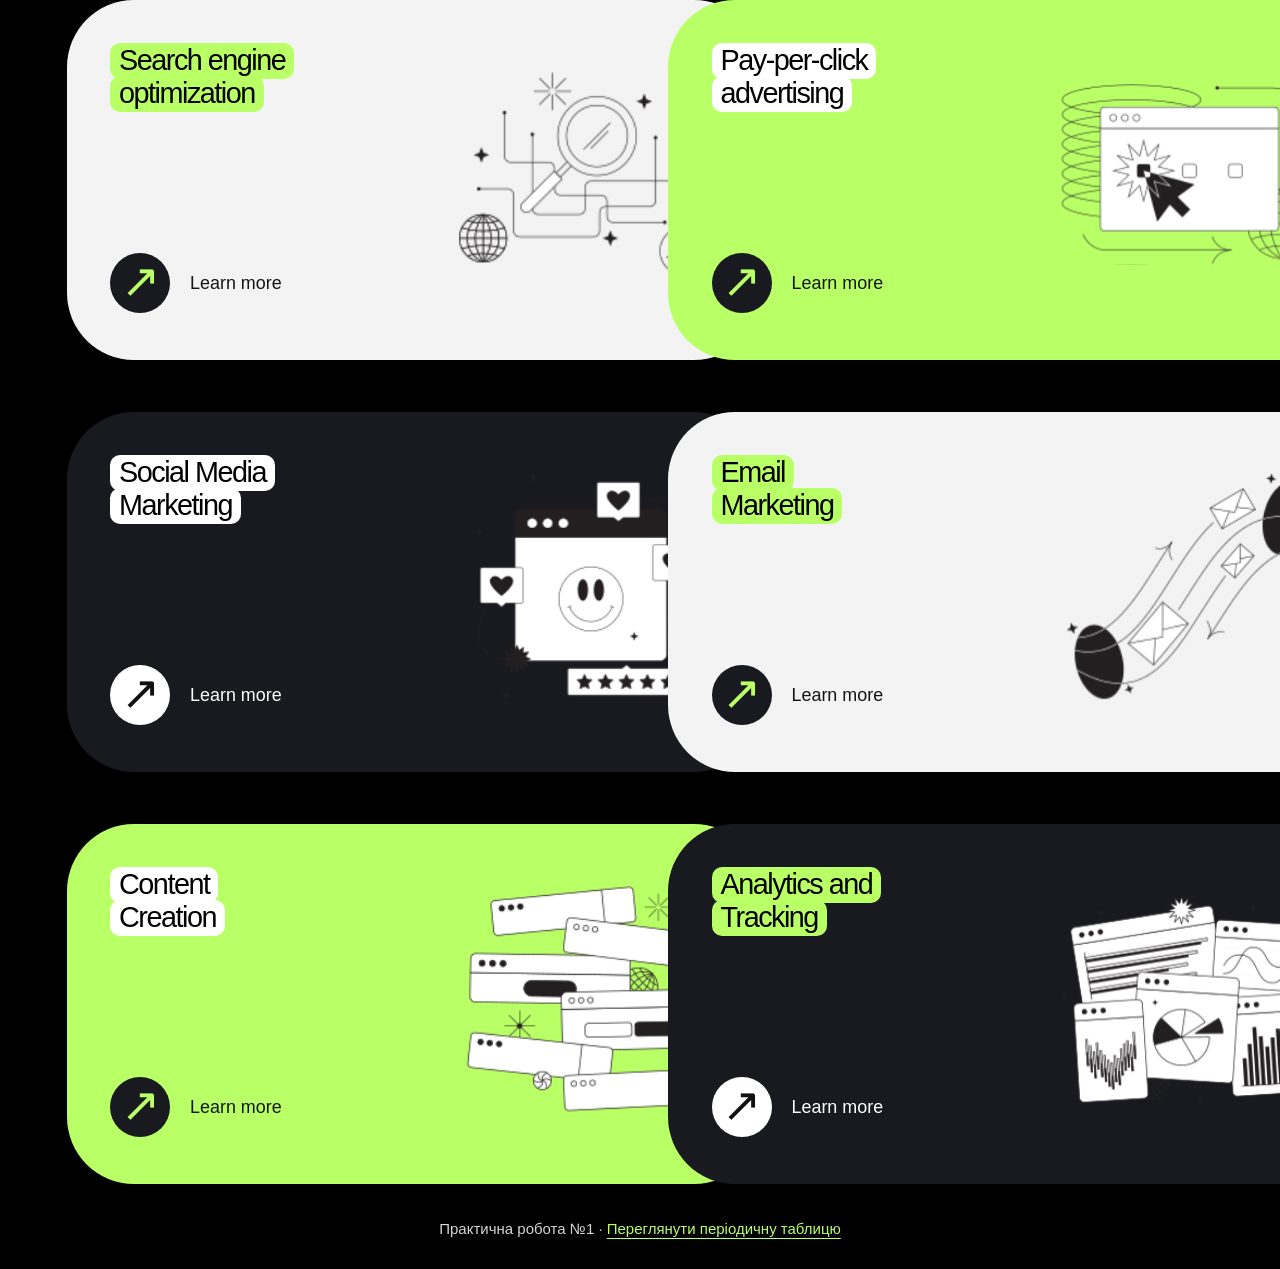
<file: WEB_Practical_1/index.html>
<!DOCTYPE html>
<html lang="uk">
<head>
  <meta charset="UTF-8">
  <meta name="viewport" content="width=device-width, initial-scale=1.0">
  <meta name="description" content="Практична робота з вебтехнологій: макет із шести маркетингових карток.">
  <title>Практична робота №1 — Маркетингові картки</title>
  <link rel="stylesheet" href="css/style.css">
  <script src="js/script.js" defer></script>
</head>
<body>
  <main class="services" aria-labelledby="page-title">
    <h1 class="visually-hidden" id="page-title">Маркетингові послуги</h1>

    <div class="services-grid">
      <article class="service-card card--light">
        <h2 class="card-title"><span class="highlight highlight--green">Search engine</span><br><span class="highlight highlight--green">optimization</span></h2>
        <img class="card-illustration" src="assets/img_1.svg" alt="Збільшувальне скло та елементи пошуку">
        <button class="learn-more" type="button" data-service="seo" aria-label="Докладніше про Search engine optimization">
          <span class="round-arrow" aria-hidden="true">↗</span><span>Learn more</span>
        </button>
      </article>

      <article class="service-card card--green">
        <h2 class="card-title"><span class="highlight highlight--white">Pay-per-click</span><br><span class="highlight highlight--white">advertising</span></h2>
        <img class="card-illustration" src="assets/img_3.svg" alt="Вебвікно та курсор миші">
        <button class="learn-more" type="button" data-service="ppc" aria-label="Докладніше про Pay-per-click advertising">
          <span class="round-arrow" aria-hidden="true">↗</span><span>Learn more</span>
        </button>
      </article>

      <article class="service-card card--dark">
        <h2 class="card-title"><span class="highlight highlight--white">Social Media</span><br><span class="highlight highlight--white">Marketing</span></h2>
        <img class="card-illustration" src="assets/img_2.svg" alt="Дописи, вподобання та реакції у соціальних мережах">
        <button class="learn-more" type="button" data-service="social" aria-label="Докладніше про Social Media Marketing">
          <span class="round-arrow" aria-hidden="true">↗</span><span>Learn more</span>
        </button>
      </article>

      <article class="service-card card--light">
        <h2 class="card-title"><span class="highlight highlight--green">Email</span><br><span class="highlight highlight--green">Marketing</span></h2>
        <img class="card-illustration" src="assets/img_4.svg" alt="Конверти, що рухаються по вигнутій траєкторії">
        <button class="learn-more" type="button" data-service="email" aria-label="Докладніше про Email Marketing">
          <span class="round-arrow" aria-hidden="true">↗</span><span>Learn more</span>
        </button>
      </article>

      <article class="service-card card--green">
        <h2 class="card-title"><span class="highlight highlight--white">Content</span><br><span class="highlight highlight--white">Creation</span></h2>
        <img class="card-illustration" src="assets/img_5.svg" alt="Елементи інтерфейсу створення контенту">
        <button class="learn-more" type="button" data-service="content" aria-label="Докладніше про Content Creation">
          <span class="round-arrow" aria-hidden="true">↗</span><span>Learn more</span>
        </button>
      </article>

      <article class="service-card card--dark">
        <h2 class="card-title"><span class="highlight highlight--green">Analytics and</span><br><span class="highlight highlight--green">Tracking</span></h2>
        <img class="card-illustration" src="assets/img_6.svg" alt="Графіки, звіти та кругова діаграма">
        <button class="learn-more" type="button" data-service="analytics" aria-label="Докладніше про Analytics and Tracking">
          <span class="round-arrow" aria-hidden="true">↗</span><span>Learn more</span>
        </button>
      </article>
    </div>
  </main>

  <footer class="page-footer">
    Практична робота №1 · <a href="periodic-table.html">Переглянути періодичну таблицю</a>
  </footer>

  <dialog class="service-dialog" id="service-dialog" aria-labelledby="dialog-title">
    <div class="dialog-content">
      <button class="dialog-close" id="dialog-close" aria-label="Закрити вікно" type="button">×</button>
      <h2 id="dialog-title"></h2>
      <p id="dialog-text"></p>
    </div>
  </dialog>
</body>
</html>
</file>
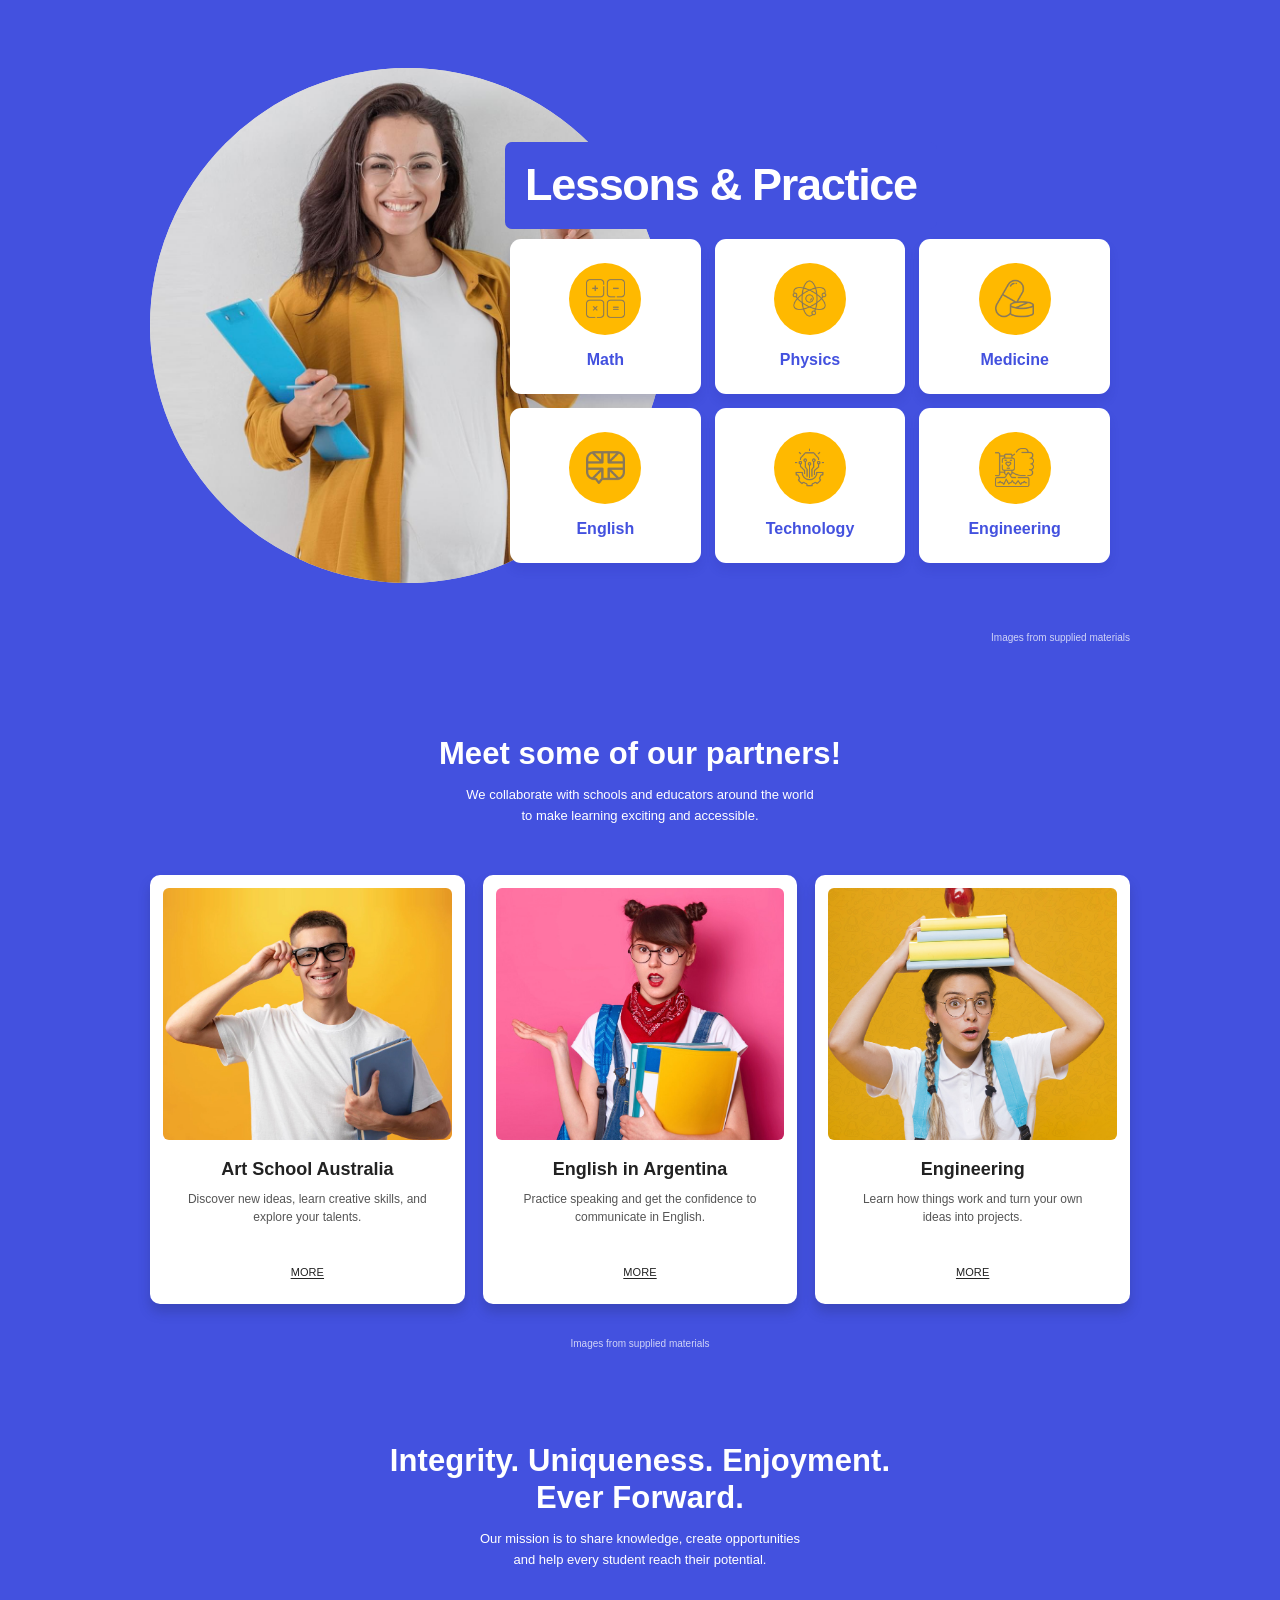
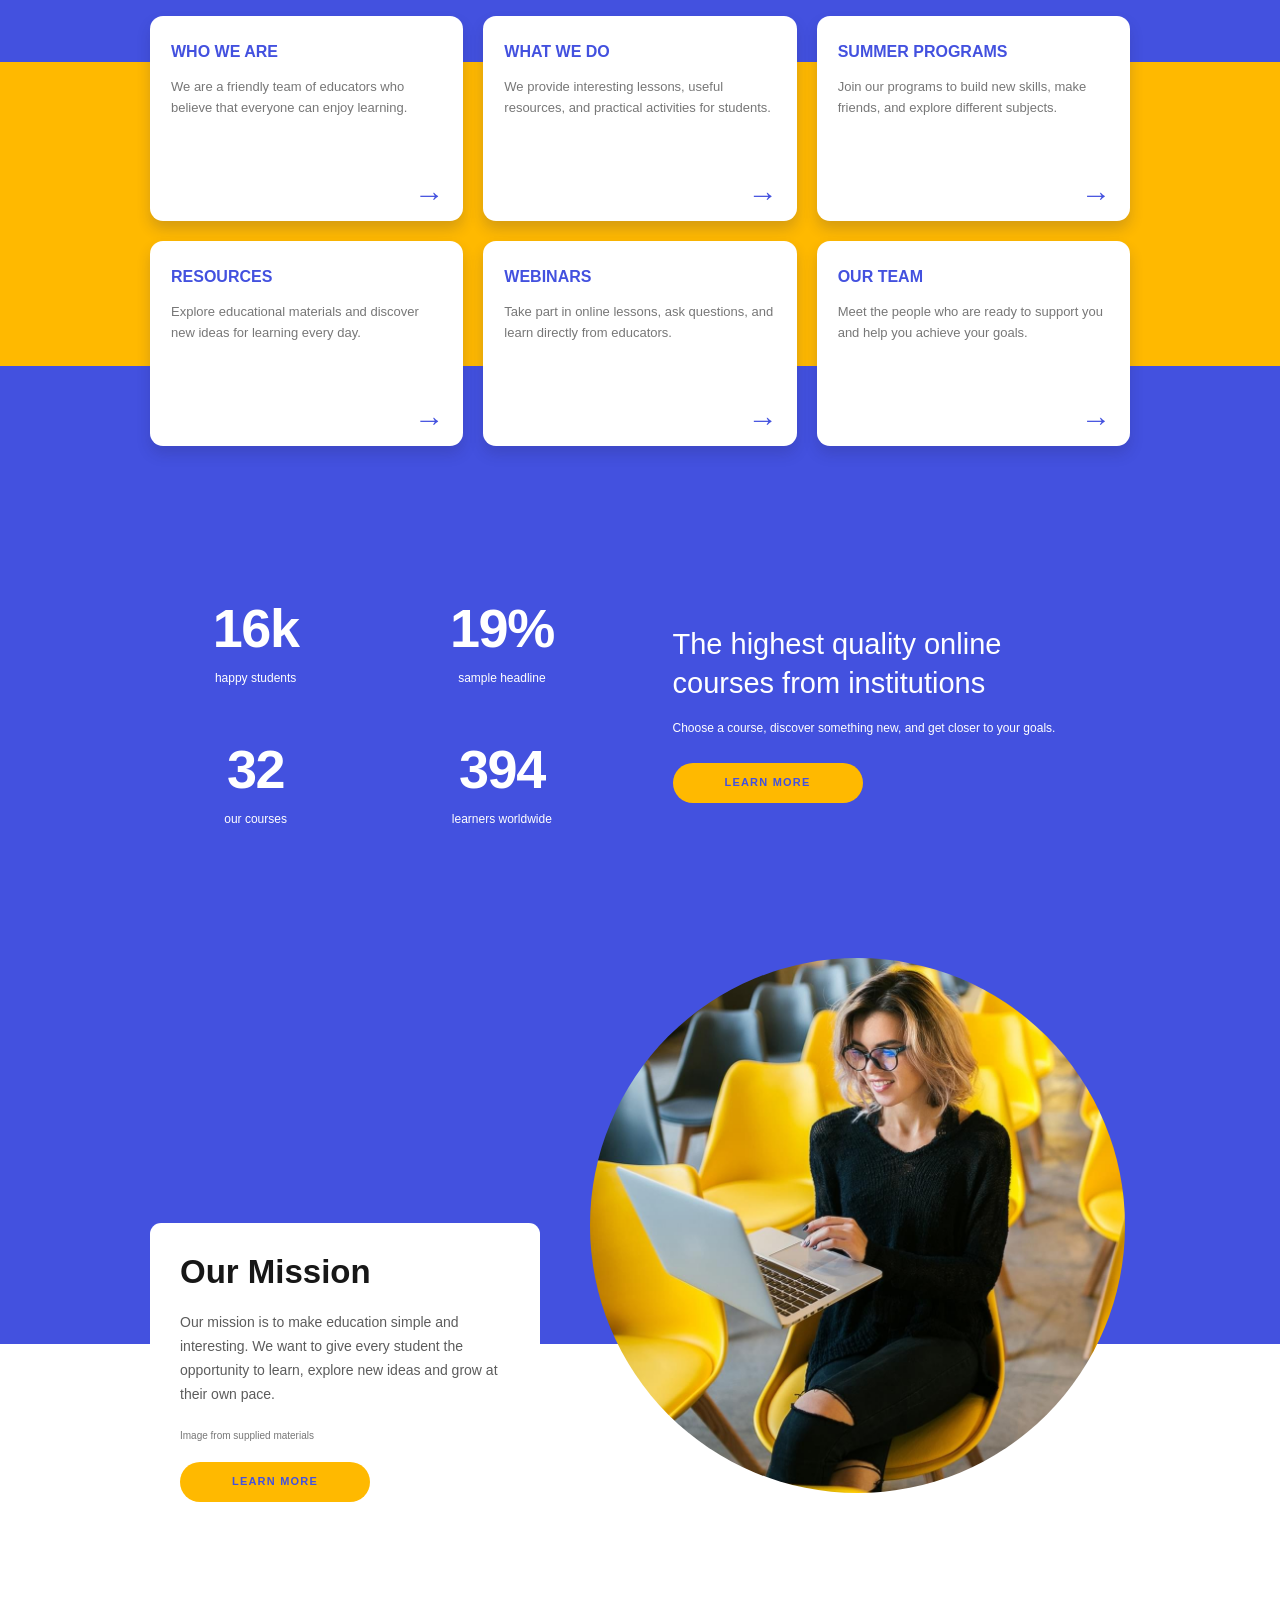
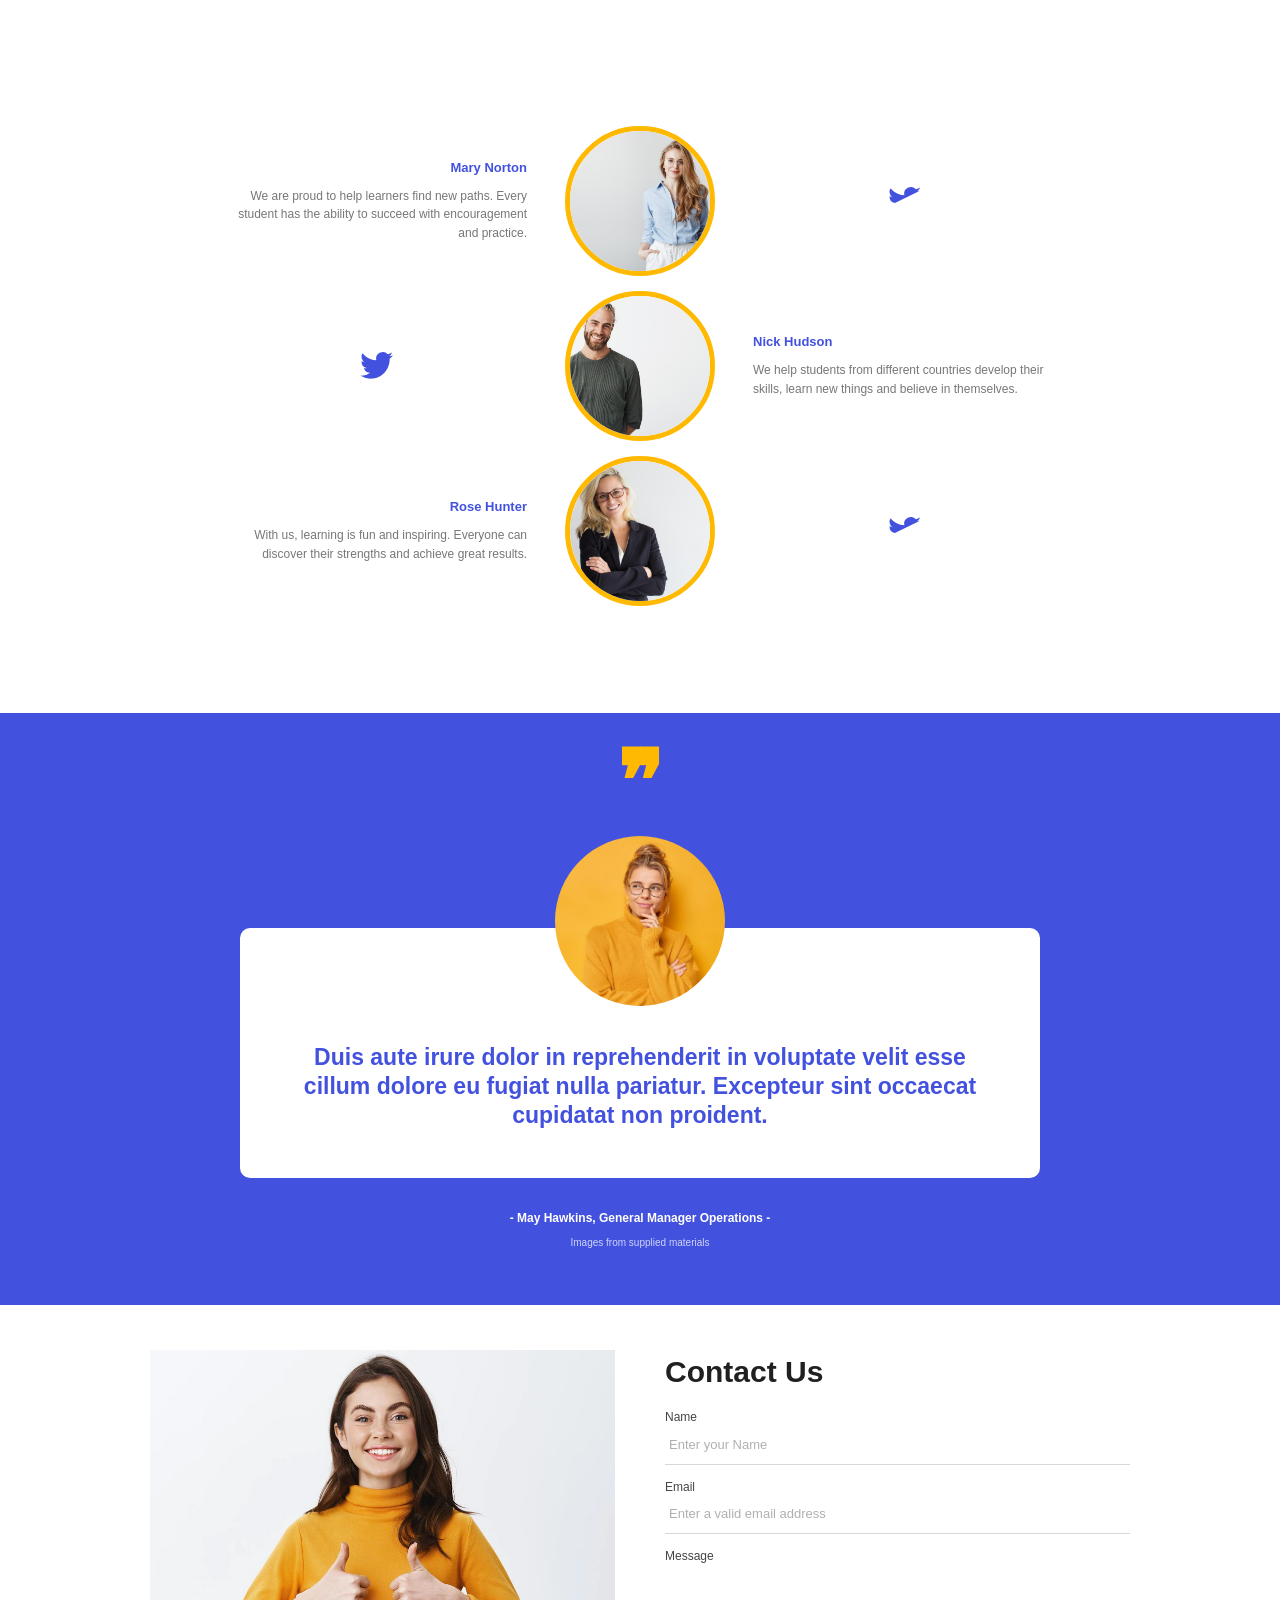
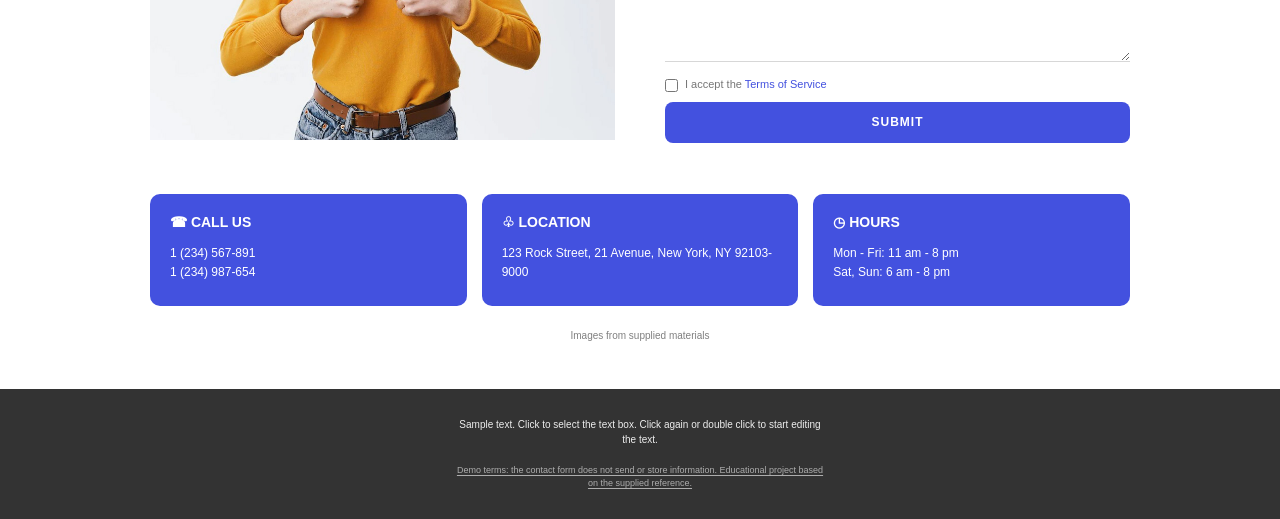
<file: Web_Practical_3/index.html>
<!DOCTYPE html>
<html lang="en">
<head>
  <meta charset="UTF-8">
  <meta name="viewport" content="width=device-width, initial-scale=1.0">
  <meta name="description" content="Lessons and Practice: courses, educational programs and international partners.">
  <title>Lessons &amp; Practice | Educational Website</title>
  <link rel="stylesheet" href="style.css">
  <script src="script.js" defer></script>
</head>
<body>
  <main>
    <!-- The first screen with lessons and subjects -->
    <div class="blue-area">
      <section class="hero wrapper" id="home" aria-labelledby="hero-heading">
        <div class="hero-picture">
          <img src="images/bbvv.jpg" alt="Smiling teacher holding a blue folder" class="hero-photo">
        </div>
        <div class="hero-right">
          <h1 id="hero-heading">Lessons &amp; Practice</h1>
          <div class="subject-grid" aria-label="Available subjects">
            <button class="subject-card" type="button" data-subject="Math">
              <span class="subject-icon"><img src="images/maths.png" alt=""></span>
              <span>Math</span>
            </button>
            <button class="subject-card" type="button" data-subject="Physics">
              <span class="subject-icon"><img src="images/atom.png" alt=""></span>
              <span>Physics</span>
            </button>
            <button class="subject-card" type="button" data-subject="Medicine">
              <span class="subject-icon"><img src="images/medicine.png" alt=""></span>
              <span>Medicine</span>
            </button>
            <button class="subject-card" type="button" data-subject="English">
              <span class="subject-icon"><img src="images/english-language.png" alt=""></span>
              <span>English</span>
            </button>
            <button class="subject-card" type="button" data-subject="Technology">
              <span class="subject-icon"><img src="images/technology.png" alt=""></span>
              <span>Technology</span>
            </button>
            <button class="subject-card" type="button" data-subject="Engineering">
              <span class="subject-icon"><img src="images/smart-watch.png" alt=""></span>
              <span>Engineering</span>
            </button>
          </div>
          <p class="subject-feedback" id="subject-feedback" aria-live="polite"></p>
        </div>
        <p class="image-credit hero-credit">Images from supplied materials</p>
      </section>

      <!-- Partners -->
      <section class="partners wrapper" id="partners" aria-labelledby="partners-heading">
        <div class="section-heading">
          <h2 id="partners-heading">Meet some of our partners!</h2>
          <p>We collaborate with schools and educators around the world<br class="desktop-only"> to make learning exciting and accessible.</p>
        </div>
        <div class="partner-grid">
          <article class="partner-card">
            <img src="images/fg.jpg" alt="Student holding books in front of a yellow wall" loading="lazy">
            <h3>Art School Australia</h3>
            <p>Discover new ideas, learn creative skills, and explore your talents.</p>
            <a href="#contact">MORE</a>
          </article>
          <article class="partner-card">
            <img src="images/22.jpg" alt="Student with notebooks in front of a pink wall" loading="lazy">
            <h3>English in Argentina</h3>
            <p>Practice speaking and get the confidence to communicate in English.</p>
            <a href="#contact">MORE</a>
          </article>
          <article class="partner-card">
            <img src="images/fgfgg.jpg" alt="Student with a stack of books and an apple" loading="lazy">
            <h3>Engineering</h3>
            <p>Learn how things work and turn your own ideas into projects.</p>
            <a href="#contact">MORE</a>
          </article>
        </div>
        <p class="image-credit partners-credit">Images from supplied materials</p>
      </section>

      <!-- Information cards -->
      <section class="programs" id="programs" aria-labelledby="programs-heading">
        <div class="wrapper programs-inner">
          <div class="section-heading">
            <h2 id="programs-heading">Integrity. Uniqueness. Enjoyment.<br> Ever Forward.</h2>
            <p>Our mission is to share knowledge, create opportunities<br class="desktop-only"> and help every student reach their potential.</p>
          </div>
          <div class="program-grid">
            <article class="program-card"><h3>WHO WE ARE</h3><p>We are a friendly team of educators who believe that everyone can enjoy learning.</p><a href="#mission" aria-label="Read about who we are">→</a></article>
            <article class="program-card"><h3>WHAT WE DO</h3><p>We provide interesting lessons, useful resources, and practical activities for students.</p><a href="#mission" aria-label="Read what we do">→</a></article>
            <article class="program-card"><h3>SUMMER PROGRAMS</h3><p>Join our programs to build new skills, make friends, and explore different subjects.</p><a href="#contact" aria-label="Learn about summer programs">→</a></article>
            <article class="program-card"><h3>RESOURCES</h3><p>Explore educational materials and discover new ideas for learning every day.</p><a href="#contact" aria-label="Learn about our resources">→</a></article>
            <article class="program-card"><h3>WEBINARS</h3><p>Take part in online lessons, ask questions, and learn directly from educators.</p><a href="#contact" aria-label="Learn about webinars">→</a></article>
            <article class="program-card"><h3>OUR TEAM</h3><p>Meet the people who are ready to support you and help you achieve your goals.</p><a href="#team" aria-label="Meet our team">→</a></article>
          </div>
        </div>
      </section>

      <!-- Statistics -->
      <section class="statistics wrapper" id="results" aria-label="Our results">
        <div class="stat-grid">
          <div class="stat"><strong>16k</strong><span>happy students</span></div>
          <div class="stat"><strong>19%</strong><span>sample headline</span></div>
          <div class="stat"><strong>32</strong><span>our courses</span></div>
          <div class="stat"><strong>394</strong><span>learners worldwide</span></div>
        </div>
        <div class="statistics-copy">
          <h2>The highest quality online<br> courses from institutions</h2>
          <p>Choose a course, discover something new, and get closer to your goals.</p>
          <a class="yellow-button" href="#mission">LEARN MORE</a>
        </div>
      </section>
    </div>

    <!-- Mission: blue background turns white -->
    <section class="mission" id="mission" aria-labelledby="mission-heading">
      <div class="wrapper mission-wrap">
        <div class="mission-photo-wrap"><img src="images/jhj.jpg" alt="Woman studying with a laptop in a classroom" loading="lazy"></div>
        <div class="mission-card">
          <h2 id="mission-heading">Our Mission</h2>
          <p>Our mission is to make education simple and interesting. We want to give every student the opportunity to learn, explore new ideas and grow at their own pace.</p>
          <p class="mission-credit">Image from supplied materials</p>
          <a class="yellow-button" href="#contact">LEARN MORE</a>
        </div>
      </div>
    </section>

    <!-- Teachers and team -->
    <section class="team wrapper" id="team" aria-label="Meet our team">
      <div class="team-entry team-entry-left">
        <div class="team-copy"><h3>Mary Norton</h3><p>We are proud to help learners find new paths. Every student has the ability to succeed with encouragement and practice.</p></div>
        <img src="images/758b5559-c3ba-4155-a732-78d6fab8bfcd.jpg" alt="Mary Norton" loading="lazy">
        <span class="social-mark" aria-hidden="true"><svg viewBox="0 0 24 24" fill="currentColor"><path d="M22.16 5.66a8.3 8.3 0 0 1-2.38.65 4.16 4.16 0 0 0 1.82-2.3 8.3 8.3 0 0 1-2.64 1.01 4.14 4.14 0 0 0-7.05 3.77 11.76 11.76 0 0 1-8.54-4.33 4.14 4.14 0 0 0 1.28 5.52 4.12 4.12 0 0 1-1.87-.52v.05a4.14 4.14 0 0 0 3.32 4.06 4.06 0 0 1-1.87.07 4.15 4.15 0 0 0 3.87 2.87 8.33 8.33 0 0 1-5.15 1.78c-.33 0-.66-.02-.99-.06a11.72 11.72 0 0 0 6.35 1.86c7.62 0 11.79-6.31 11.79-11.79v-.53a8.4 8.4 0 0 0 2.06-2.14z"/></svg></span>
      </div>
      <div class="team-entry team-entry-right">
        <span class="social-mark" aria-hidden="true"><svg viewBox="0 0 24 24" fill="currentColor"><path d="M22.16 5.66a8.3 8.3 0 0 1-2.38.65 4.16 4.16 0 0 0 1.82-2.3 8.3 8.3 0 0 1-2.64 1.01 4.14 4.14 0 0 0-7.05 3.77 11.76 11.76 0 0 1-8.54-4.33 4.14 4.14 0 0 0 1.28 5.52 4.12 4.12 0 0 1-1.87-.52v.05a4.14 4.14 0 0 0 3.32 4.06 4.06 4.06 0 0 1-1.87.07 4.15 4.15 0 0 0 3.87 2.87 8.33 8.33 0 0 1-5.15 1.78c-.33 0-.66-.02-.99-.06a11.72 11.72 0 0 0 6.35 1.86c7.62 0 11.79-6.31 11.79-11.79v-.53a8.4 8.4 0 0 0 2.06-2.14z"/></svg></span>
        <img src="images/a7c767cf-3a26-4f01-874d-14261d2c39a7.jpg" alt="Nick Hudson" loading="lazy">
        <div class="team-copy"><h3>Nick Hudson</h3><p>We help students from different countries develop their skills, learn new things and believe in themselves.</p></div>
      </div>
      <div class="team-entry team-entry-left">
        <div class="team-copy"><h3>Rose Hunter</h3><p>With us, learning is fun and inspiring. Everyone can discover their strengths and achieve great results.</p></div>
        <img src="images/e916e899-9128-4aac-8760-007d5815c973.jpg" alt="Rose Hunter" loading="lazy">
        <span class="social-mark" aria-hidden="true"><svg viewBox="0 0 24 24" fill="currentColor"><path d="M22.16 5.66a8.3 8.3 0 0 1-2.38.65 4.16 4.16 0 0 0 1.82-2.3 8.3 8.3 0 0 1-2.64 1.01 4.14 4.14 0 0 0-7.05 3.77 11.76 11.76 0 0 1-8.54-4.33 4.14 4.14 0 0 0 1.28 5.52 4.12 4.12 0 0 1-1.87-.52v.05a4.14 4.14 0 0 0 3.32 4.06 4.06 0 0 1-1.87.07 4.15 4.15 0 0 0 3.87 2.87 8.33 8.33 0 0 1-5.15 1.78c-.33 0-.66-.02-.99-.06a11.72 11.72 0 0 0 6.35 1.86c7.62 0 11.79-6.31 11.79-11.79v-.53a8.4 8.4 0 0 0 2.06-2.14z"/></svg></span>
      </div>
    </section>

    <!-- Testimonial -->
    <section class="testimonial" aria-labelledby="testimonial-heading">
      <div class="wrapper testimonial-wrap">
        <div class="quote-icon" aria-hidden="true">❞</div>
        <img src="images/444.jpg" alt="Smiling student in a yellow sweater" loading="lazy">
        <div class="quote-box"><h2 id="testimonial-heading">Duis aute irure dolor in reprehenderit in voluptate velit esse cillum dolore eu fugiat nulla pariatur. Excepteur sint occaecat cupidatat non proident.</h2></div>
        <p class="quote-author">- May Hawkins, General Manager Operations -</p>
        <p class="image-credit">Images from supplied materials</p>
      </div>
    </section>

    <!-- Contact form -->
    <section class="contact wrapper" id="contact" aria-labelledby="contact-heading">
      <div class="contact-top">
        <img class="contact-photo" src="images/ddf.jpg" alt="Smiling student in a yellow sweater giving thumbs up" loading="lazy">
        <div class="contact-form-wrap">
          <h2 id="contact-heading">Contact Us</h2>
          <form id="contact-form">
            <label for="contact-name">Name</label>
            <input type="text" name="name" id="contact-name" placeholder="Enter your Name" autocomplete="name" required>
            <label for="contact-email">Email</label>
            <input type="email" name="email" id="contact-email" placeholder="Enter a valid email address" autocomplete="email" required>
            <label for="contact-message">Message</label>
            <textarea name="message" id="contact-message" rows="3" required></textarea>
            <label class="terms-check"><input type="checkbox" id="contact-consent" required><span>I accept the <a href="#privacy-info">Terms of Service</a></span></label>
            <button class="submit-btn" type="submit">SUBMIT</button>
            <p class="form-message" id="form-message" role="status" aria-live="polite"></p>
          </form>
        </div>
      </div>
      <div class="contact-info">
        <article><h3>☎ CALL US</h3><p>1 (234) 567-891<br>1 (234) 987-654</p></article>
        <article><h3>♧ LOCATION</h3><p>123 Rock Street, 21 Avenue, New York, NY 92103-9000</p></article>
        <article><h3>◷ HOURS</h3><p>Mon - Fri: 11 am - 8 pm<br>Sat, Sun: 6 am - 8 pm</p></article>
      </div>
      <p class="image-credit contact-credit">Images from supplied materials</p>
    </section>
  </main>
  <footer class="footer" id="privacy-info">
    <p>Sample text. Click to select the text box. Click again or double click to start editing the text.</p>
    <p class="footer-small">Demo terms: the contact form does not send or store information. Educational project based on the supplied reference.</p>
  </footer>
</body>
</html>
</file>
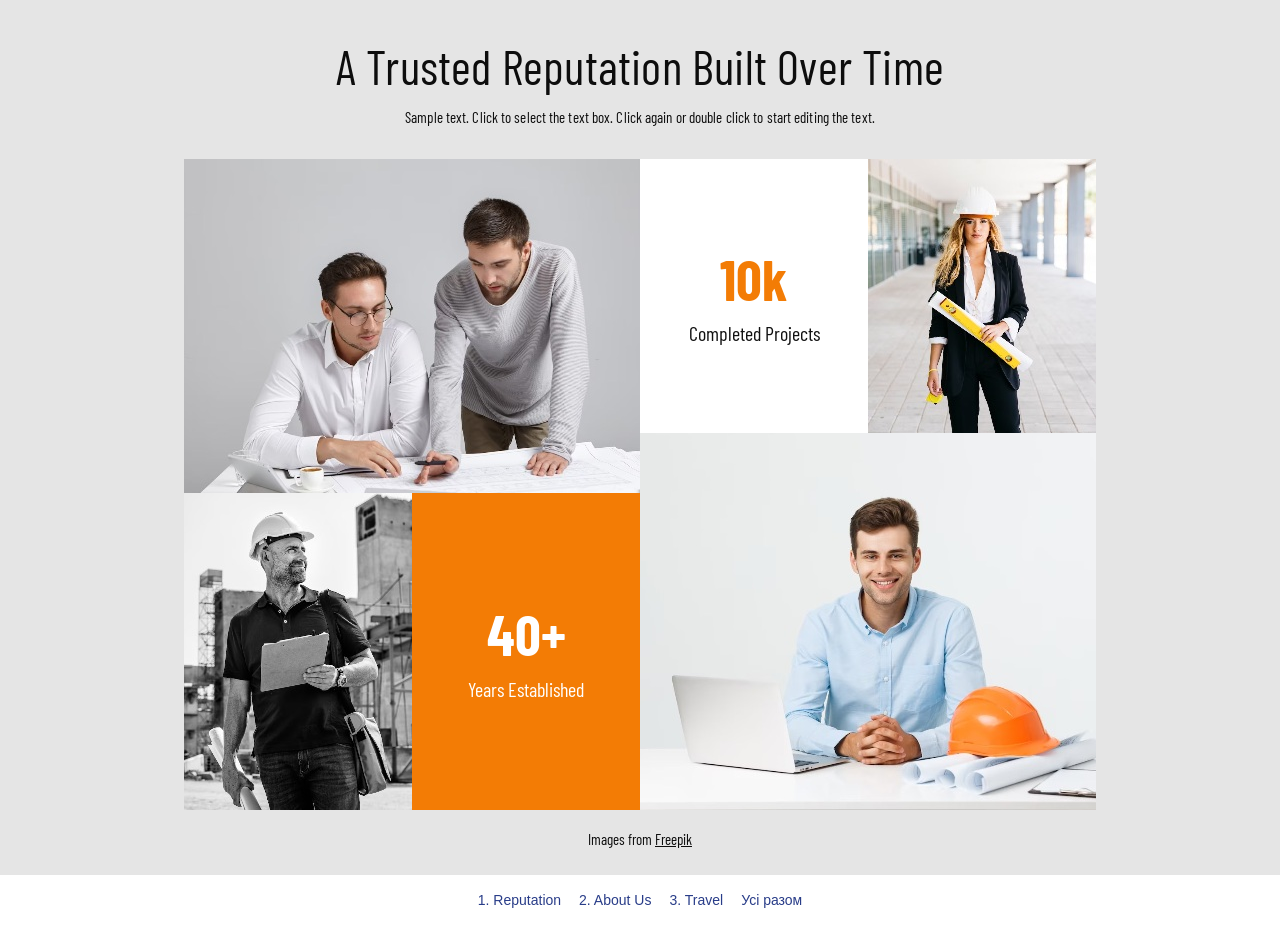
<file: Web_Practical_4/index.html>
<!DOCTYPE html>
<html lang="en">
<head><title>A Trusted Reputation Built Over Time | Web Practical 4</title><meta charset="UTF-8"><meta name="viewport" content="width=device-width, initial-scale=1.0"><meta name="description" content="Практична робота з вебпрограмування: верстка трьох макетів за референсами."><link rel="stylesheet" href="style.css"><script src="script.js" defer></script></head>
<body class="reputation-page">
<main><section class="reputation" id="reputation">
  <div class="rep-inner">
    <h1>A Trusted Reputation Built Over Time</h1>
    <p class="rep-subtitle">Sample text. Click to select the text box. Click again or double click to start editing the text.</p>
    <div class="rep-grid" aria-label="Company achievements gallery">
      <img class="rep-image rep-team" src="images/team-planning.jpg" alt="Architects discussing plans">
      <div class="rep-number rep-projects"><strong>10k</strong><span>Completed Projects</span></div>
      <img class="rep-image rep-engineer" src="images/female-engineer.jpg" alt="Engineer holding building plans">
      <img class="rep-image rep-site" src="images/site-manager.jpg" alt="Construction manager on site">
      <div class="rep-number rep-years"><strong>40+</strong><span>Years Established</span></div>
      <img class="rep-image rep-manager" src="images/project-manager.jpg" alt="Project manager with hard hat and laptop">
    </div>
    <p class="image-credit">Images from <a href="https://www.freepik.com/" target="_blank" rel="noopener noreferrer">Freepik</a></p>
  </div>
</section></main>
<nav class="other-pages" aria-label="Інші макети практичної"><a href="index.html">1. Reputation</a><a href="about.html">2. About Us</a><a href="travel.html">3. Travel</a><a href="all.html">Усі разом</a></nav>
</body></html>
</file>
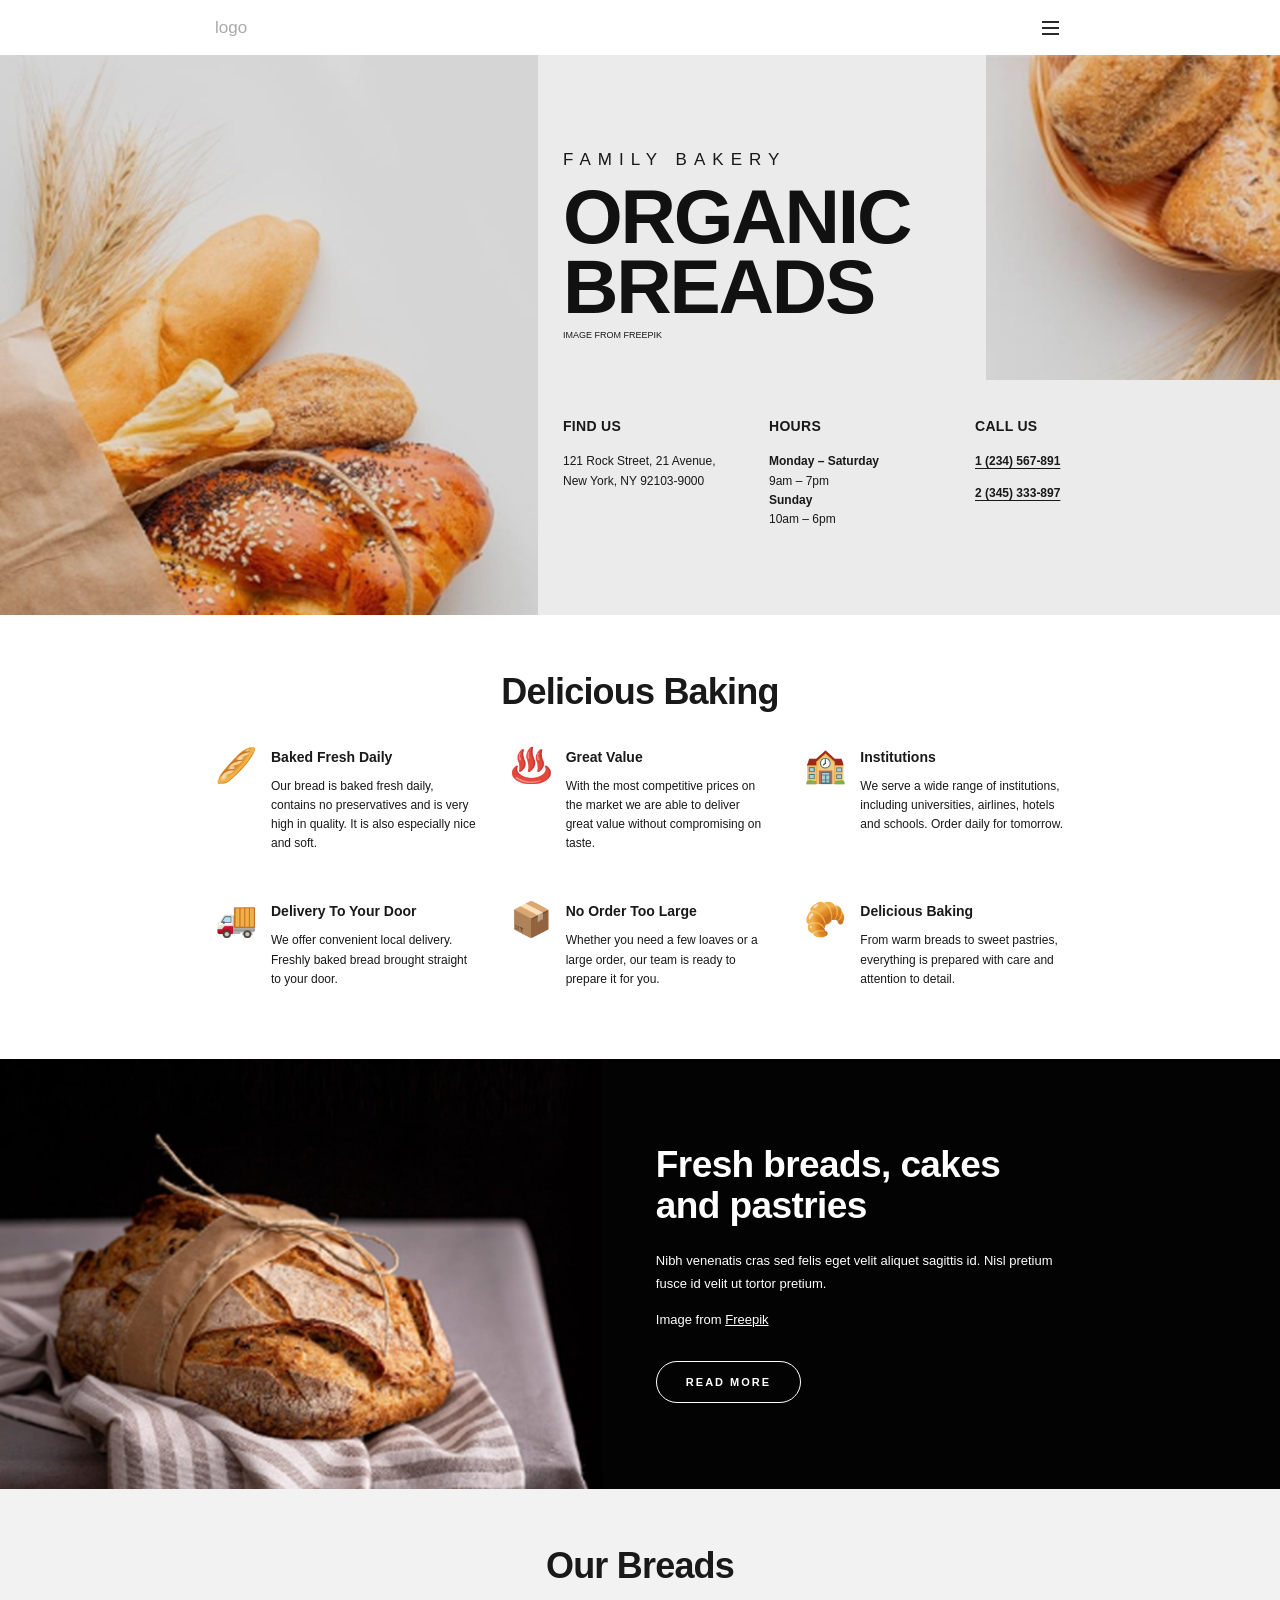
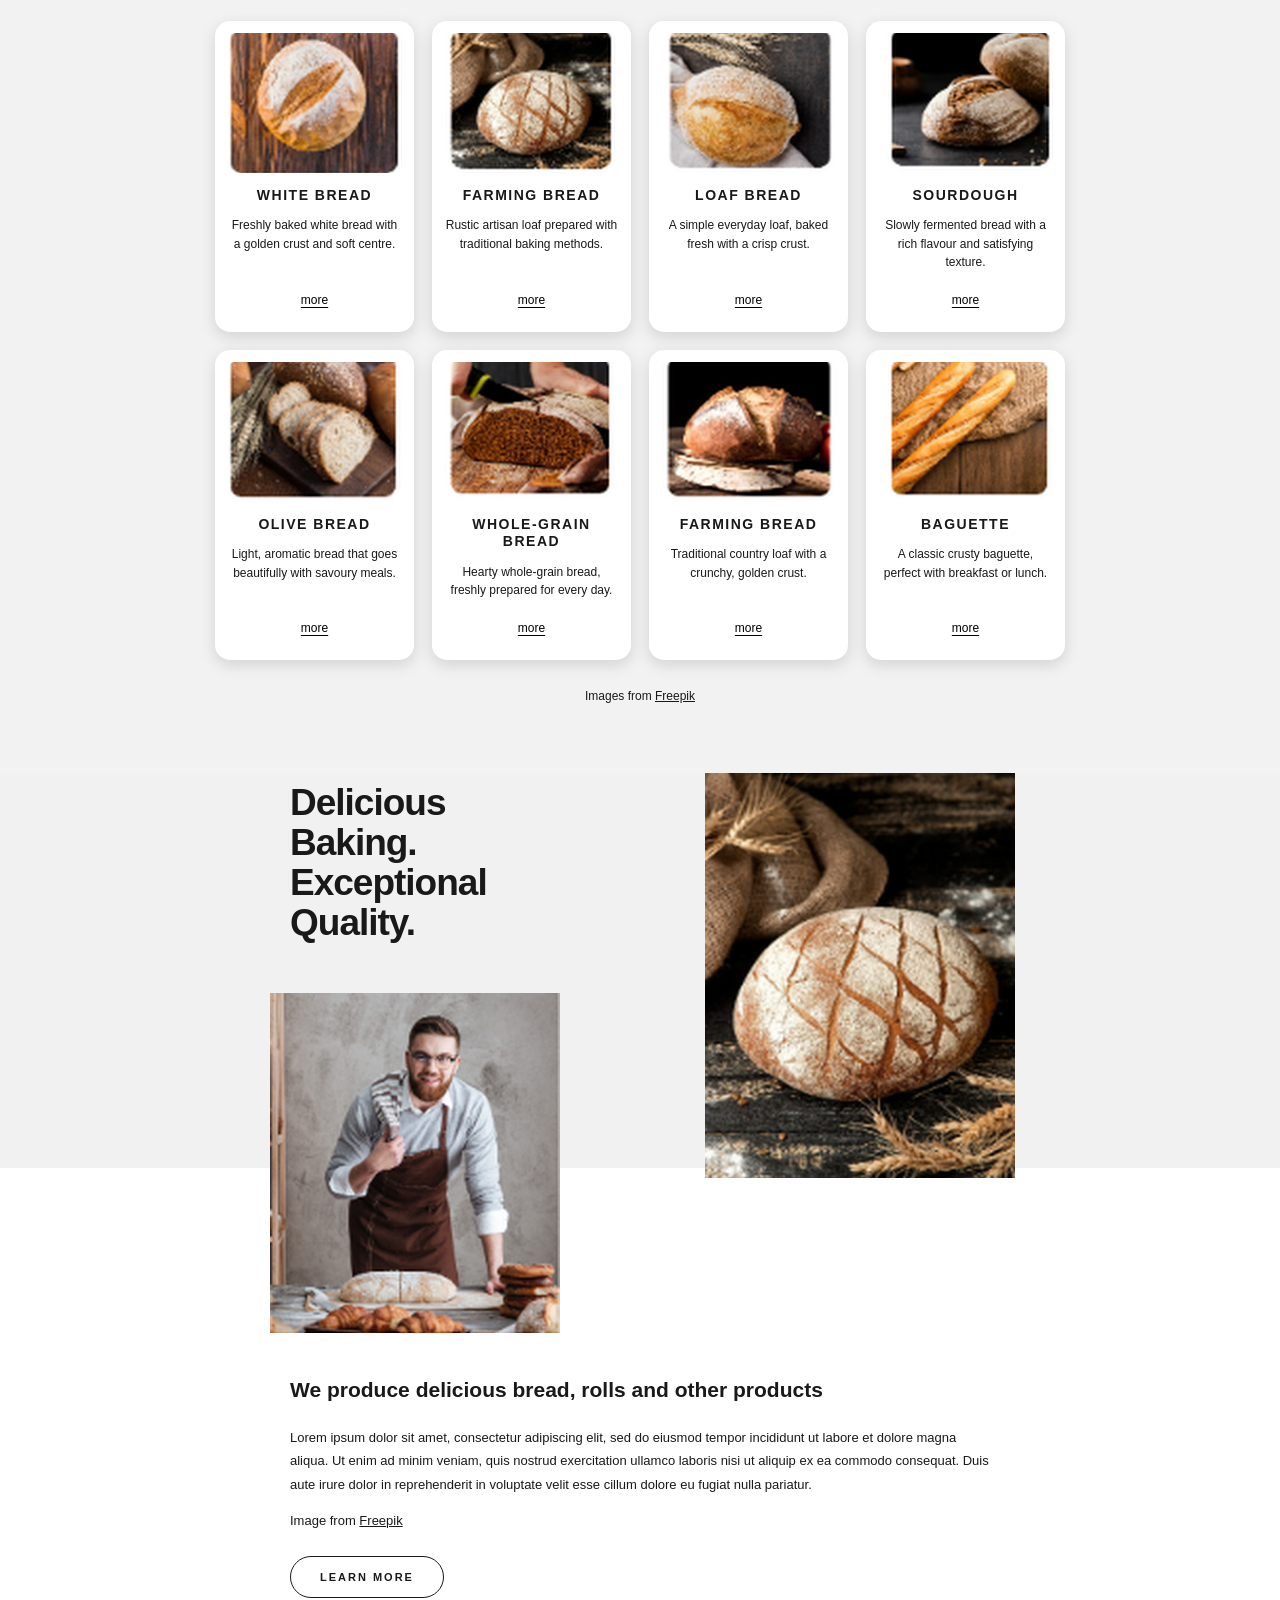
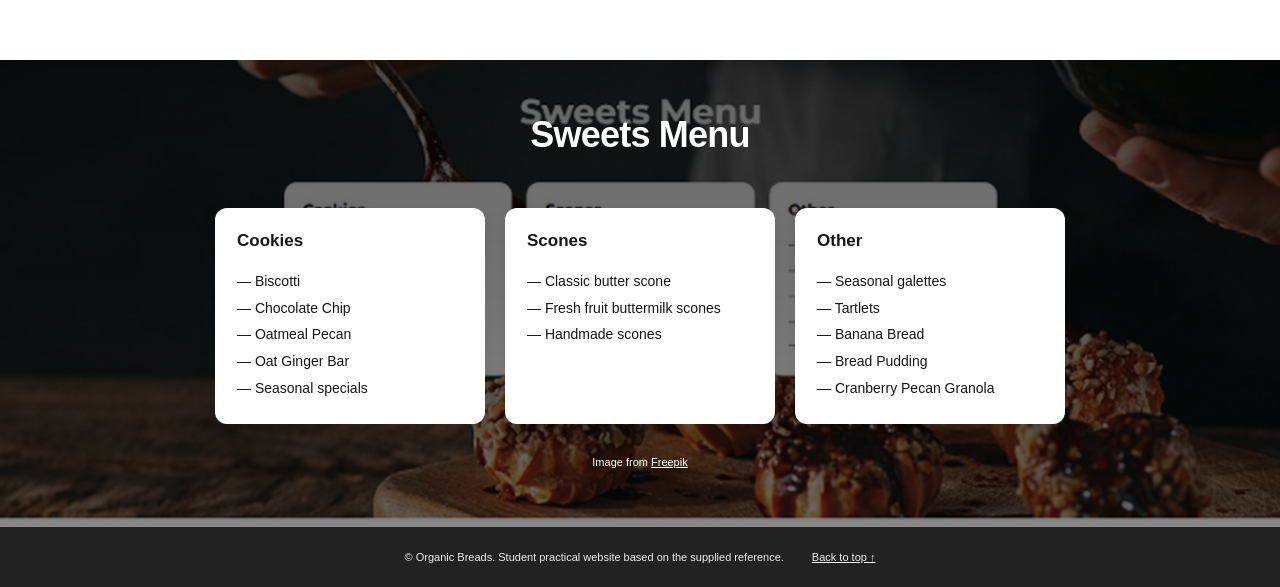
<file: Web_Practical_5/index.html>
<!DOCTYPE html>
<html lang="en">
<head>
  <meta charset="UTF-8">
  <meta name="viewport" content="width=device-width, initial-scale=1.0">
  <meta name="description" content="Organic Breads — a family bakery with handmade breads, pastries and sweets.">
  <title>Organic Breads | Family Bakery</title>
  <link rel="stylesheet" href="style.css">
  <script src="script.js" defer></script>
</head>
<body>
  <header class="header">
    <div class="header-inner">
      <a class="brand" href="#home" aria-label="Back to start">logo</a>
      <button class="menu-toggle" type="button" aria-expanded="false" aria-controls="main-nav" aria-label="Open menu">
        <span></span><span></span><span></span>
      </button>
      <nav class="navigation" id="main-nav" aria-label="Main navigation">
        <a href="#home">Home</a>
        <a href="#features">About us</a>
        <a href="#breads">Our breads</a>
        <a href="#sweets">Sweets</a>
        <a href="#contact">Contact</a>
      </nav>
    </div>
  </header>

  <main>
    <!-- 1. Hero / Introductory block -->
    <section class="hero" id="home" aria-labelledby="hero-heading">
      <img class="hero-decoration hero-decoration-left" src="images/hero-bread-left.jpg" alt="Fresh rolls and loaves of bread">
      <img class="hero-decoration hero-decoration-right" src="images/hero-bread-right.jpg" alt="Fresh bread in a basket">
      <div class="hero-inner">
        <div class="hero-content">
          <p class="hero-eyebrow">Family Bakery</p>
          <h1 id="hero-heading">Organic<br>Breads</h1>
          <p class="photo-credit">Image from <a href="https://www.freepik.com/" target="_blank" rel="noopener noreferrer">Freepik</a></p>
          <div class="hero-contact" id="contact">
            <div>
              <h2>Find us</h2>
              <p>121 Rock Street, 21 Avenue,<br>New York, NY 92103-9000</p>
            </div>
            <div>
              <h2>Hours</h2>
              <p><strong>Monday – Saturday</strong><br>9am – 7pm<br><strong>Sunday</strong><br>10am – 6pm</p>
            </div>
            <div>
              <h2>Call us</h2>
              <p><a href="tel:+1234567891">1 (234) 567-891</a></p>
              <p><a href="tel:+1234533897">2 (345) 333-897</a></p>
            </div>
          </div>
        </div>
      </div>
    </section>

    <!-- 2. Six feature cards -->
    <section class="features section" id="features" aria-labelledby="features-title">
      <div class="content-wrap">
        <h2 class="section-title" id="features-title">Delicious Baking</h2>
        <div class="features-grid">
          <article class="feature"><span class="feature-icon" aria-hidden="true">🥖</span><div><h3>Baked Fresh Daily</h3><p>Our bread is baked fresh daily, contains no preservatives and is very high in quality. It is also especially nice and soft.</p></div></article>
          <article class="feature"><span class="feature-icon" aria-hidden="true">♨️</span><div><h3>Great Value</h3><p>With the most competitive prices on the market we are able to deliver great value without compromising on taste.</p></div></article>
          <article class="feature"><span class="feature-icon" aria-hidden="true">🏫</span><div><h3>Institutions</h3><p>We serve a wide range of institutions, including universities, airlines, hotels and schools. Order daily for tomorrow.</p></div></article>
          <article class="feature"><span class="feature-icon" aria-hidden="true">🚚</span><div><h3>Delivery To Your Door</h3><p>We offer convenient local delivery. Freshly baked bread brought straight to your door.</p></div></article>
          <article class="feature"><span class="feature-icon" aria-hidden="true">📦</span><div><h3>No Order Too Large</h3><p>Whether you need a few loaves or a large order, our team is ready to prepare it for you.</p></div></article>
          <article class="feature"><span class="feature-icon" aria-hidden="true">🥐</span><div><h3>Delicious Baking</h3><p>From warm breads to sweet pastries, everything is prepared with care and attention to detail.</p></div></article>
        </div>
      </div>
    </section>

    <!-- 3. Black promotional block -->
    <section class="fresh" aria-labelledby="fresh-title">
      <div class="fresh-image" role="img" aria-label="Rustic handmade bread wrapped in linen"></div>
      <div class="fresh-copy">
        <div>
          <h2 id="fresh-title">Fresh breads, cakes<br>and pastries</h2>
          <p>Nibh venenatis cras sed felis eget velit aliquet sagittis id. Nisl pretium fusce id velit ut tortor pretium.</p>
          <p class="small-credit">Image from <a href="https://www.freepik.com/" target="_blank" rel="noopener noreferrer">Freepik</a></p>
          <a class="outline-button" href="#breads">Read more</a>
        </div>
      </div>
    </section>

    <!-- 4. Products -->
    <section class="products section" id="breads" aria-labelledby="breads-title">
      <div class="content-wrap">
        <h2 class="section-title" id="breads-title">Our Breads</h2>
        <div class="products-grid">
          <article class="product-card"><img src="images/bread-white.jpg" alt="Round loaf of white bread"><h3>White Bread</h3><p>Freshly baked white bread with a golden crust and soft centre.</p><button type="button" class="product-more" data-product="White Bread">more</button></article>
          <article class="product-card"><img src="images/bread-farming.jpg" alt="Round farming bread on a dark table"><h3>Farming Bread</h3><p>Rustic artisan loaf prepared with traditional baking methods.</p><button type="button" class="product-more" data-product="Farming Bread">more</button></article>
          <article class="product-card"><img src="images/bread-loaf.jpg" alt="Golden oval loaf of bread"><h3>Loaf Bread</h3><p>A simple everyday loaf, baked fresh with a crisp crust.</p><button type="button" class="product-more" data-product="Loaf Bread">more</button></article>
          <article class="product-card"><img src="images/bread-sourdough.jpg" alt="Two round sourdough loaves"><h3>Sourdough</h3><p>Slowly fermented bread with a rich flavour and satisfying texture.</p><button type="button" class="product-more" data-product="Sourdough">more</button></article>
          <article class="product-card"><img src="images/bread-olive.jpg" alt="Sliced olive bread"><h3>Olive Bread</h3><p>Light, aromatic bread that goes beautifully with savoury meals.</p><button type="button" class="product-more" data-product="Olive Bread">more</button></article>
          <article class="product-card"><img src="images/bread-wholegrain.jpg" alt="Whole-grain bread sliced open"><h3>Whole-Grain<br>Bread</h3><p>Hearty whole-grain bread, freshly prepared for every day.</p><button type="button" class="product-more" data-product="Whole-Grain Bread">more</button></article>
          <article class="product-card"><img src="images/bread-country.jpg" alt="Country style artisan bread"><h3>Farming Bread</h3><p>Traditional country loaf with a crunchy, golden crust.</p><button type="button" class="product-more" data-product="Country Farming Bread">more</button></article>
          <article class="product-card"><img src="images/bread-baguette.jpg" alt="Two long golden baguettes"><h3>Baguette</h3><p>A classic crusty baguette, perfect with breakfast or lunch.</p><button type="button" class="product-more" data-product="Baguette">more</button></article>
        </div>
        <p class="center-credit">Images from <a href="https://www.freepik.com/" target="_blank" rel="noopener noreferrer">Freepik</a></p>
      </div>
    </section>

    <!-- 5. Images + quality information -->
    <section class="quality" id="quality" aria-labelledby="quality-title">
      <div class="quality-panel">
        <div class="quality-collage content-wrap">
          <h2 id="quality-title">Delicious<br>Baking.<br>Exceptional<br>Quality.</h2>
          <img class="quality-photo" src="images/quality-bread.jpg" alt="Handmade bread on a rustic wooden table">
          <img class="baker-photo" src="images/baker.jpg" alt="Baker standing behind fresh bread">
        </div>
      </div>
      <div class="quality-details content-wrap">
        <h3>We produce delicious bread, rolls and other products</h3>
        <p>Lorem ipsum dolor sit amet, consectetur adipiscing elit, sed do eiusmod tempor incididunt ut labore et dolore magna aliqua. Ut enim ad minim veniam, quis nostrud exercitation ullamco laboris nisi ut aliquip ex ea commodo consequat. Duis aute irure dolor in reprehenderit in voluptate velit esse cillum dolore eu fugiat nulla pariatur.</p>
        <p class="small-credit">Image from <a href="https://www.freepik.com/" target="_blank" rel="noopener noreferrer">Freepik</a></p>
        <a href="#sweets" class="light-button">Learn more</a>
      </div>
    </section>

    <!-- 6. Sweets menu -->
    <section class="sweets" id="sweets" aria-labelledby="sweets-title">
      <div class="content-wrap sweets-content">
        <h2 class="section-title" id="sweets-title">Sweets Menu</h2>
        <div class="sweets-grid">
          <article class="sweets-card"><h3>Cookies</h3><ul><li>Biscotti</li><li>Chocolate Chip</li><li>Oatmeal Pecan</li><li>Oat Ginger Bar</li><li>Seasonal specials</li></ul></article>
          <article class="sweets-card"><h3>Scones</h3><ul><li>Classic butter scone</li><li>Fresh fruit buttermilk scones</li><li>Handmade scones</li></ul></article>
          <article class="sweets-card"><h3>Other</h3><ul><li>Seasonal galettes</li><li>Tartlets</li><li>Banana Bread</li><li>Bread Pudding</li><li>Cranberry Pecan Granola</li></ul></article>
        </div>
        <p class="sweets-credit">Image from <a href="https://www.freepik.com/" target="_blank" rel="noopener noreferrer">Freepik</a></p>
      </div>
    </section>
  </main>

  <footer class="footer"><p>© Organic Breads. Student practical website based on the supplied reference.</p><a href="#home">Back to top ↑</a></footer>
  <dialog class="product-dialog" id="product-dialog" aria-labelledby="dialog-title">
    <button class="dialog-close" type="button" aria-label="Close product information">×</button>
    <h2 id="dialog-title"></h2>
    <p>Freshly baked with care at our family bakery. Visit us or call for more information.</p>
    <a href="#contact" class="dialog-contact">Contact the bakery</a>
  </dialog>
</body>
</html>
</file>
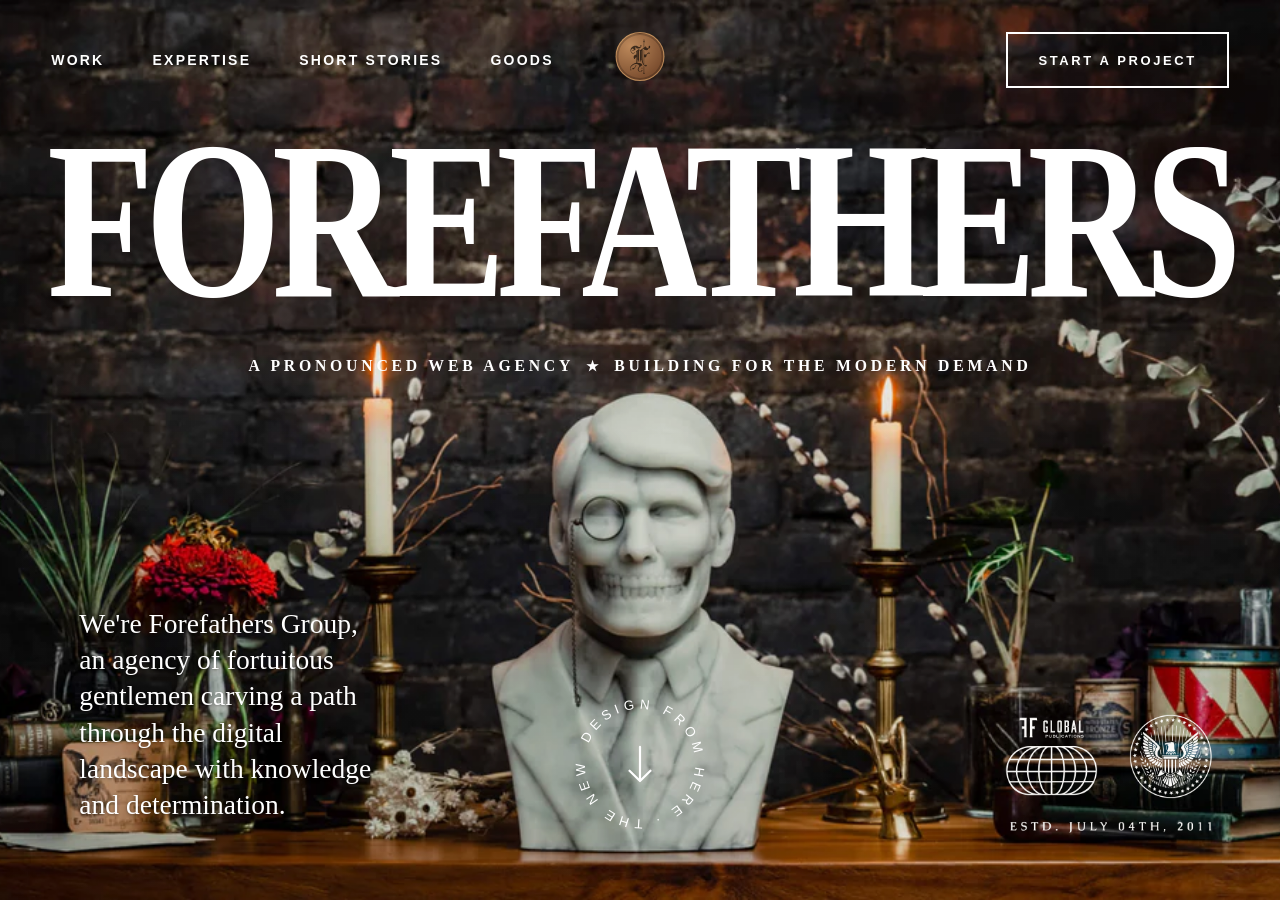
<file: Web_Practical_6/index.html>
<!DOCTYPE html>
<html lang="en">
<head>
  <meta charset="UTF-8">
  <meta name="viewport" content="width=device-width, initial-scale=1.0">
  <meta name="description" content="Forefathers - a pronounced web agency building for the modern demand.">
  <meta name="theme-color" content="#151211">
  <title>Forefathers | Creative Web Agency</title>
  <link rel="stylesheet" href="style.css">
  <script src="script.js" defer></script>
</head>
<body>
  <main id="home" class="hero">
    <header class="header" aria-label="Main navigation">
      <nav class="desktop-nav" aria-label="Agency pages">
        <button class="nav-link" type="button" data-panel="work">Work</button>
        <button class="nav-link" type="button" data-panel="expertise">Expertise</button>
        <button class="nav-link" type="button" data-panel="stories">Short Stories</button>
        <button class="nav-link" type="button" data-panel="goods">Goods</button>
      </nav>

      <a class="brand-mark" href="#home" aria-label="Forefathers home">
        <img src="assets/logo.svg" alt="Forefathers monogram" width="28" height="43">
      </a>

      <button class="start-button" type="button" data-panel="project">Start a Project</button>

      <nav class="compact-nav" aria-label="Agency pages on narrow screens">
        <button class="nav-link" type="button" data-panel="work">Work</button>
        <button class="nav-link" type="button" data-panel="expertise">Expertise</button>
        <button class="nav-link" type="button" data-panel="stories">Short Stories</button>
        <button class="nav-link" type="button" data-panel="goods">Goods</button>
        <button class="nav-link" type="button" data-panel="project">Hire Us</button>
      </nav>

      <button class="mobile-menu-toggle" type="button" aria-expanded="false" aria-controls="mobile-navigation" aria-label="Open menu">
        <span></span><span></span><span></span>
      </button>
      <nav class="mobile-nav" id="mobile-navigation" aria-label="Mobile navigation" hidden>
        <button type="button" data-panel="work">Work</button>
        <button type="button" data-panel="expertise">Expertise</button>
        <button type="button" data-panel="stories">Short Stories</button>
        <button type="button" data-panel="goods">Goods</button>
        <button type="button" data-panel="project">Hire Us</button>
      </nav>
    </header>

    <h1 class="hero-title">FOREFATHERS</h1>
    <p class="hero-tagline">A Pronounced Web Agency <span aria-hidden="true">★</span> Building for the Modern Demand</p>
    <p class="hero-description">We're Forefathers Group, an agency of fortuitous gentlemen carving a path through the digital landscape with knowledge and determination.</p>

    <button class="round-arrow" type="button" data-panel="about" aria-label="Read about Forefathers">
      <svg class="round-arrow-text" viewBox="0 0 160 160" aria-hidden="true">
        <defs>
          <path id="circle-text" d="M 80,80 m -58,0 a 58,58 0 1,1 116,0 a 58,58 0 1,1 -116,0"></path>
        </defs>
        <text><textPath href="#circle-text" startOffset="6%">DESIGN FROM HERE · THE NEW · </textPath></text>
        <path d="M80 62 v35 M69 87 l11 11 11-11" class="arrow-stroke" />
      </svg>
    </button>

    <img class="hero-emblems" src="assets/hero-emblems.png" alt="Global Publications emblem and established July 4th, 2011" width="600" height="342">
  </main>

  <dialog id="info-dialog" class="info-dialog" aria-labelledby="dialog-title">
    <div class="dialog-top">
      <span class="dialog-kicker">Forefathers Group</span>
      <button type="button" class="close-dialog" aria-label="Close window">×</button>
    </div>
    <div id="dialog-content" class="dialog-content"></div>
  </dialog>
</body>
</html>
</file>
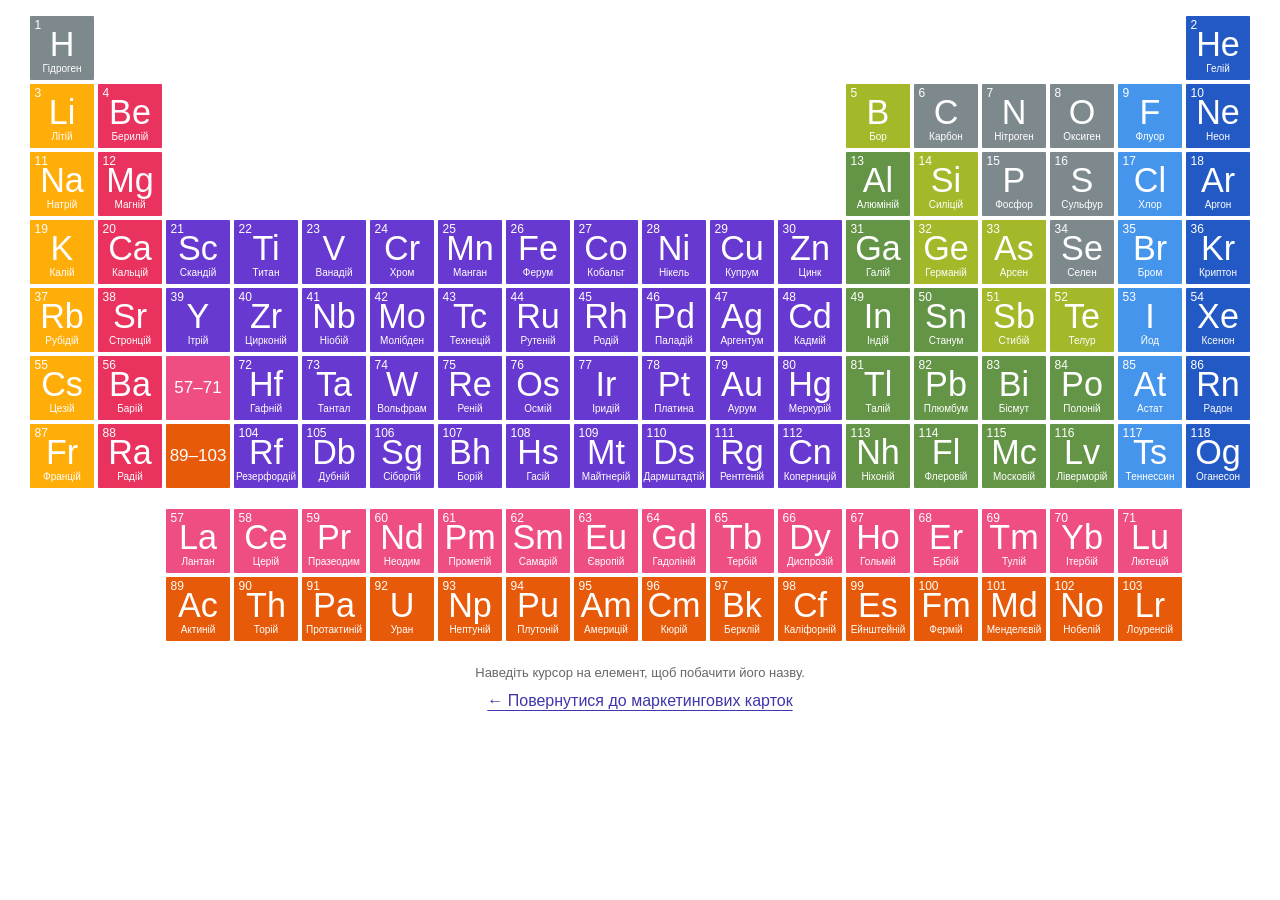
<file: WEB_Practical_1/periodic-table.html>
<!DOCTYPE html>
<html lang="uk">
<head>
  <meta charset="UTF-8">
  <meta name="viewport" content="width=device-width, initial-scale=1.0">
  <meta name="description" content="Практична робота з вебтехнологій: періодична таблиця хімічних елементів.">
  <title>Практична робота №1 — Періодична таблиця</title>
  <link rel="stylesheet" href="css/periodic.css">
</head>
<body>
  <main class="periodic-page">
    <h1 class="visually-hidden">Періодична таблиця хімічних елементів</h1>
    <div class="periodic-scroll" role="region" aria-label="Періодична таблиця — прокручуйте горизонтально на вузькому екрані" tabindex="0">
      <div class="periodic-grid">
        <div class="series-gap" aria-hidden="true"></div>
        <div class="series-label label--lanth" style="grid-row:6;grid-column:3" aria-label="Лантаноїди від 57 до 71"><span>57–71</span></div>
        <div class="series-label label--act" style="grid-row:7;grid-column:3" aria-label="Актиноїди від 89 до 103"><span>89–103</span></div>
        <div class="element element--nonmetal" style="grid-row:1;grid-column:1" title="1. Гідроген" aria-label="1, Гідроген (H)"><span class="atomic-number">1</span><span class="symbol">H</span><span class="element-name">Гідроген</span></div>
        <div class="element element--noble" style="grid-row:1;grid-column:18" title="2. Гелій" aria-label="2, Гелій (He)"><span class="atomic-number">2</span><span class="symbol">He</span><span class="element-name">Гелій</span></div>
        <div class="element element--alkali" style="grid-row:2;grid-column:1" title="3. Літій" aria-label="3, Літій (Li)"><span class="atomic-number">3</span><span class="symbol">Li</span><span class="element-name">Літій</span></div>
        <div class="element element--alkaline" style="grid-row:2;grid-column:2" title="4. Берилій" aria-label="4, Берилій (Be)"><span class="atomic-number">4</span><span class="symbol">Be</span><span class="element-name">Берилій</span></div>
        <div class="element element--metalloid" style="grid-row:2;grid-column:13" title="5. Бор" aria-label="5, Бор (B)"><span class="atomic-number">5</span><span class="symbol">B</span><span class="element-name">Бор</span></div>
        <div class="element element--nonmetal" style="grid-row:2;grid-column:14" title="6. Карбон" aria-label="6, Карбон (C)"><span class="atomic-number">6</span><span class="symbol">C</span><span class="element-name">Карбон</span></div>
        <div class="element element--nonmetal" style="grid-row:2;grid-column:15" title="7. Нітроген" aria-label="7, Нітроген (N)"><span class="atomic-number">7</span><span class="symbol">N</span><span class="element-name">Нітроген</span></div>
        <div class="element element--nonmetal" style="grid-row:2;grid-column:16" title="8. Оксиген" aria-label="8, Оксиген (O)"><span class="atomic-number">8</span><span class="symbol">O</span><span class="element-name">Оксиген</span></div>
        <div class="element element--halogen" style="grid-row:2;grid-column:17" title="9. Флуор" aria-label="9, Флуор (F)"><span class="atomic-number">9</span><span class="symbol">F</span><span class="element-name">Флуор</span></div>
        <div class="element element--noble" style="grid-row:2;grid-column:18" title="10. Неон" aria-label="10, Неон (Ne)"><span class="atomic-number">10</span><span class="symbol">Ne</span><span class="element-name">Неон</span></div>
        <div class="element element--alkali" style="grid-row:3;grid-column:1" title="11. Натрій" aria-label="11, Натрій (Na)"><span class="atomic-number">11</span><span class="symbol">Na</span><span class="element-name">Натрій</span></div>
        <div class="element element--alkaline" style="grid-row:3;grid-column:2" title="12. Магній" aria-label="12, Магній (Mg)"><span class="atomic-number">12</span><span class="symbol">Mg</span><span class="element-name">Магній</span></div>
        <div class="element element--post" style="grid-row:3;grid-column:13" title="13. Алюміній" aria-label="13, Алюміній (Al)"><span class="atomic-number">13</span><span class="symbol">Al</span><span class="element-name">Алюміній</span></div>
        <div class="element element--metalloid" style="grid-row:3;grid-column:14" title="14. Силіцій" aria-label="14, Силіцій (Si)"><span class="atomic-number">14</span><span class="symbol">Si</span><span class="element-name">Силіцій</span></div>
        <div class="element element--nonmetal" style="grid-row:3;grid-column:15" title="15. Фосфор" aria-label="15, Фосфор (P)"><span class="atomic-number">15</span><span class="symbol">P</span><span class="element-name">Фосфор</span></div>
        <div class="element element--nonmetal" style="grid-row:3;grid-column:16" title="16. Сульфур" aria-label="16, Сульфур (S)"><span class="atomic-number">16</span><span class="symbol">S</span><span class="element-name">Сульфур</span></div>
        <div class="element element--halogen" style="grid-row:3;grid-column:17" title="17. Хлор" aria-label="17, Хлор (Cl)"><span class="atomic-number">17</span><span class="symbol">Cl</span><span class="element-name">Хлор</span></div>
        <div class="element element--noble" style="grid-row:3;grid-column:18" title="18. Аргон" aria-label="18, Аргон (Ar)"><span class="atomic-number">18</span><span class="symbol">Ar</span><span class="element-name">Аргон</span></div>
        <div class="element element--alkali" style="grid-row:4;grid-column:1" title="19. Калій" aria-label="19, Калій (K)"><span class="atomic-number">19</span><span class="symbol">K</span><span class="element-name">Калій</span></div>
        <div class="element element--alkaline" style="grid-row:4;grid-column:2" title="20. Кальцій" aria-label="20, Кальцій (Ca)"><span class="atomic-number">20</span><span class="symbol">Ca</span><span class="element-name">Кальцій</span></div>
        <div class="element element--transition" style="grid-row:4;grid-column:3" title="21. Скандій" aria-label="21, Скандій (Sc)"><span class="atomic-number">21</span><span class="symbol">Sc</span><span class="element-name">Скандій</span></div>
        <div class="element element--transition" style="grid-row:4;grid-column:4" title="22. Титан" aria-label="22, Титан (Ti)"><span class="atomic-number">22</span><span class="symbol">Ti</span><span class="element-name">Титан</span></div>
        <div class="element element--transition" style="grid-row:4;grid-column:5" title="23. Ванадій" aria-label="23, Ванадій (V)"><span class="atomic-number">23</span><span class="symbol">V</span><span class="element-name">Ванадій</span></div>
        <div class="element element--transition" style="grid-row:4;grid-column:6" title="24. Хром" aria-label="24, Хром (Cr)"><span class="atomic-number">24</span><span class="symbol">Cr</span><span class="element-name">Хром</span></div>
        <div class="element element--transition" style="grid-row:4;grid-column:7" title="25. Манган" aria-label="25, Манган (Mn)"><span class="atomic-number">25</span><span class="symbol">Mn</span><span class="element-name">Манган</span></div>
        <div class="element element--transition" style="grid-row:4;grid-column:8" title="26. Ферум" aria-label="26, Ферум (Fe)"><span class="atomic-number">26</span><span class="symbol">Fe</span><span class="element-name">Ферум</span></div>
        <div class="element element--transition" style="grid-row:4;grid-column:9" title="27. Кобальт" aria-label="27, Кобальт (Co)"><span class="atomic-number">27</span><span class="symbol">Co</span><span class="element-name">Кобальт</span></div>
        <div class="element element--transition" style="grid-row:4;grid-column:10" title="28. Нікель" aria-label="28, Нікель (Ni)"><span class="atomic-number">28</span><span class="symbol">Ni</span><span class="element-name">Нікель</span></div>
        <div class="element element--transition" style="grid-row:4;grid-column:11" title="29. Купрум" aria-label="29, Купрум (Cu)"><span class="atomic-number">29</span><span class="symbol">Cu</span><span class="element-name">Купрум</span></div>
        <div class="element element--transition" style="grid-row:4;grid-column:12" title="30. Цинк" aria-label="30, Цинк (Zn)"><span class="atomic-number">30</span><span class="symbol">Zn</span><span class="element-name">Цинк</span></div>
        <div class="element element--post" style="grid-row:4;grid-column:13" title="31. Галій" aria-label="31, Галій (Ga)"><span class="atomic-number">31</span><span class="symbol">Ga</span><span class="element-name">Галій</span></div>
        <div class="element element--metalloid" style="grid-row:4;grid-column:14" title="32. Германій" aria-label="32, Германій (Ge)"><span class="atomic-number">32</span><span class="symbol">Ge</span><span class="element-name">Германій</span></div>
        <div class="element element--metalloid" style="grid-row:4;grid-column:15" title="33. Арсен" aria-label="33, Арсен (As)"><span class="atomic-number">33</span><span class="symbol">As</span><span class="element-name">Арсен</span></div>
        <div class="element element--nonmetal" style="grid-row:4;grid-column:16" title="34. Селен" aria-label="34, Селен (Se)"><span class="atomic-number">34</span><span class="symbol">Se</span><span class="element-name">Селен</span></div>
        <div class="element element--halogen" style="grid-row:4;grid-column:17" title="35. Бром" aria-label="35, Бром (Br)"><span class="atomic-number">35</span><span class="symbol">Br</span><span class="element-name">Бром</span></div>
        <div class="element element--noble" style="grid-row:4;grid-column:18" title="36. Криптон" aria-label="36, Криптон (Kr)"><span class="atomic-number">36</span><span class="symbol">Kr</span><span class="element-name">Криптон</span></div>
        <div class="element element--alkali" style="grid-row:5;grid-column:1" title="37. Рубідій" aria-label="37, Рубідій (Rb)"><span class="atomic-number">37</span><span class="symbol">Rb</span><span class="element-name">Рубідій</span></div>
        <div class="element element--alkaline" style="grid-row:5;grid-column:2" title="38. Стронцій" aria-label="38, Стронцій (Sr)"><span class="atomic-number">38</span><span class="symbol">Sr</span><span class="element-name">Стронцій</span></div>
        <div class="element element--transition" style="grid-row:5;grid-column:3" title="39. Ітрій" aria-label="39, Ітрій (Y)"><span class="atomic-number">39</span><span class="symbol">Y</span><span class="element-name">Ітрій</span></div>
        <div class="element element--transition" style="grid-row:5;grid-column:4" title="40. Цирконій" aria-label="40, Цирконій (Zr)"><span class="atomic-number">40</span><span class="symbol">Zr</span><span class="element-name">Цирконій</span></div>
        <div class="element element--transition" style="grid-row:5;grid-column:5" title="41. Ніобій" aria-label="41, Ніобій (Nb)"><span class="atomic-number">41</span><span class="symbol">Nb</span><span class="element-name">Ніобій</span></div>
        <div class="element element--transition" style="grid-row:5;grid-column:6" title="42. Молібден" aria-label="42, Молібден (Mo)"><span class="atomic-number">42</span><span class="symbol">Mo</span><span class="element-name">Молібден</span></div>
        <div class="element element--transition" style="grid-row:5;grid-column:7" title="43. Технецій" aria-label="43, Технецій (Tc)"><span class="atomic-number">43</span><span class="symbol">Tc</span><span class="element-name">Технецій</span></div>
        <div class="element element--transition" style="grid-row:5;grid-column:8" title="44. Рутеній" aria-label="44, Рутеній (Ru)"><span class="atomic-number">44</span><span class="symbol">Ru</span><span class="element-name">Рутеній</span></div>
        <div class="element element--transition" style="grid-row:5;grid-column:9" title="45. Родій" aria-label="45, Родій (Rh)"><span class="atomic-number">45</span><span class="symbol">Rh</span><span class="element-name">Родій</span></div>
        <div class="element element--transition" style="grid-row:5;grid-column:10" title="46. Паладій" aria-label="46, Паладій (Pd)"><span class="atomic-number">46</span><span class="symbol">Pd</span><span class="element-name">Паладій</span></div>
        <div class="element element--transition" style="grid-row:5;grid-column:11" title="47. Аргентум" aria-label="47, Аргентум (Ag)"><span class="atomic-number">47</span><span class="symbol">Ag</span><span class="element-name">Аргентум</span></div>
        <div class="element element--transition" style="grid-row:5;grid-column:12" title="48. Кадмій" aria-label="48, Кадмій (Cd)"><span class="atomic-number">48</span><span class="symbol">Cd</span><span class="element-name">Кадмій</span></div>
        <div class="element element--post" style="grid-row:5;grid-column:13" title="49. Індій" aria-label="49, Індій (In)"><span class="atomic-number">49</span><span class="symbol">In</span><span class="element-name">Індій</span></div>
        <div class="element element--post" style="grid-row:5;grid-column:14" title="50. Станум" aria-label="50, Станум (Sn)"><span class="atomic-number">50</span><span class="symbol">Sn</span><span class="element-name">Станум</span></div>
        <div class="element element--metalloid" style="grid-row:5;grid-column:15" title="51. Стибій" aria-label="51, Стибій (Sb)"><span class="atomic-number">51</span><span class="symbol">Sb</span><span class="element-name">Стибій</span></div>
        <div class="element element--metalloid" style="grid-row:5;grid-column:16" title="52. Телур" aria-label="52, Телур (Te)"><span class="atomic-number">52</span><span class="symbol">Te</span><span class="element-name">Телур</span></div>
        <div class="element element--halogen" style="grid-row:5;grid-column:17" title="53. Йод" aria-label="53, Йод (I)"><span class="atomic-number">53</span><span class="symbol">I</span><span class="element-name">Йод</span></div>
        <div class="element element--noble" style="grid-row:5;grid-column:18" title="54. Ксенон" aria-label="54, Ксенон (Xe)"><span class="atomic-number">54</span><span class="symbol">Xe</span><span class="element-name">Ксенон</span></div>
        <div class="element element--alkali" style="grid-row:6;grid-column:1" title="55. Цезій" aria-label="55, Цезій (Cs)"><span class="atomic-number">55</span><span class="symbol">Cs</span><span class="element-name">Цезій</span></div>
        <div class="element element--alkaline" style="grid-row:6;grid-column:2" title="56. Барій" aria-label="56, Барій (Ba)"><span class="atomic-number">56</span><span class="symbol">Ba</span><span class="element-name">Барій</span></div>
        <div class="element element--lanthanide" style="grid-row:9;grid-column:3" title="57. Лантан" aria-label="57, Лантан (La)"><span class="atomic-number">57</span><span class="symbol">La</span><span class="element-name">Лантан</span></div>
        <div class="element element--lanthanide" style="grid-row:9;grid-column:4" title="58. Церій" aria-label="58, Церій (Ce)"><span class="atomic-number">58</span><span class="symbol">Ce</span><span class="element-name">Церій</span></div>
        <div class="element element--lanthanide" style="grid-row:9;grid-column:5" title="59. Празеодим" aria-label="59, Празеодим (Pr)"><span class="atomic-number">59</span><span class="symbol">Pr</span><span class="element-name">Празеодим</span></div>
        <div class="element element--lanthanide" style="grid-row:9;grid-column:6" title="60. Неодим" aria-label="60, Неодим (Nd)"><span class="atomic-number">60</span><span class="symbol">Nd</span><span class="element-name">Неодим</span></div>
        <div class="element element--lanthanide" style="grid-row:9;grid-column:7" title="61. Прометій" aria-label="61, Прометій (Pm)"><span class="atomic-number">61</span><span class="symbol">Pm</span><span class="element-name">Прометій</span></div>
        <div class="element element--lanthanide" style="grid-row:9;grid-column:8" title="62. Самарій" aria-label="62, Самарій (Sm)"><span class="atomic-number">62</span><span class="symbol">Sm</span><span class="element-name">Самарій</span></div>
        <div class="element element--lanthanide" style="grid-row:9;grid-column:9" title="63. Європій" aria-label="63, Європій (Eu)"><span class="atomic-number">63</span><span class="symbol">Eu</span><span class="element-name">Європій</span></div>
        <div class="element element--lanthanide" style="grid-row:9;grid-column:10" title="64. Гадоліній" aria-label="64, Гадоліній (Gd)"><span class="atomic-number">64</span><span class="symbol">Gd</span><span class="element-name">Гадоліній</span></div>
        <div class="element element--lanthanide" style="grid-row:9;grid-column:11" title="65. Тербій" aria-label="65, Тербій (Tb)"><span class="atomic-number">65</span><span class="symbol">Tb</span><span class="element-name">Тербій</span></div>
        <div class="element element--lanthanide" style="grid-row:9;grid-column:12" title="66. Диспрозій" aria-label="66, Диспрозій (Dy)"><span class="atomic-number">66</span><span class="symbol">Dy</span><span class="element-name">Диспрозій</span></div>
        <div class="element element--lanthanide" style="grid-row:9;grid-column:13" title="67. Гольмій" aria-label="67, Гольмій (Ho)"><span class="atomic-number">67</span><span class="symbol">Ho</span><span class="element-name">Гольмій</span></div>
        <div class="element element--lanthanide" style="grid-row:9;grid-column:14" title="68. Ербій" aria-label="68, Ербій (Er)"><span class="atomic-number">68</span><span class="symbol">Er</span><span class="element-name">Ербій</span></div>
        <div class="element element--lanthanide" style="grid-row:9;grid-column:15" title="69. Тулій" aria-label="69, Тулій (Tm)"><span class="atomic-number">69</span><span class="symbol">Tm</span><span class="element-name">Тулій</span></div>
        <div class="element element--lanthanide" style="grid-row:9;grid-column:16" title="70. Ітербій" aria-label="70, Ітербій (Yb)"><span class="atomic-number">70</span><span class="symbol">Yb</span><span class="element-name">Ітербій</span></div>
        <div class="element element--lanthanide" style="grid-row:9;grid-column:17" title="71. Лютецій" aria-label="71, Лютецій (Lu)"><span class="atomic-number">71</span><span class="symbol">Lu</span><span class="element-name">Лютецій</span></div>
        <div class="element element--transition" style="grid-row:6;grid-column:4" title="72. Гафній" aria-label="72, Гафній (Hf)"><span class="atomic-number">72</span><span class="symbol">Hf</span><span class="element-name">Гафній</span></div>
        <div class="element element--transition" style="grid-row:6;grid-column:5" title="73. Тантал" aria-label="73, Тантал (Ta)"><span class="atomic-number">73</span><span class="symbol">Ta</span><span class="element-name">Тантал</span></div>
        <div class="element element--transition" style="grid-row:6;grid-column:6" title="74. Вольфрам" aria-label="74, Вольфрам (W)"><span class="atomic-number">74</span><span class="symbol">W</span><span class="element-name">Вольфрам</span></div>
        <div class="element element--transition" style="grid-row:6;grid-column:7" title="75. Реній" aria-label="75, Реній (Re)"><span class="atomic-number">75</span><span class="symbol">Re</span><span class="element-name">Реній</span></div>
        <div class="element element--transition" style="grid-row:6;grid-column:8" title="76. Осмій" aria-label="76, Осмій (Os)"><span class="atomic-number">76</span><span class="symbol">Os</span><span class="element-name">Осмій</span></div>
        <div class="element element--transition" style="grid-row:6;grid-column:9" title="77. Іридій" aria-label="77, Іридій (Ir)"><span class="atomic-number">77</span><span class="symbol">Ir</span><span class="element-name">Іридій</span></div>
        <div class="element element--transition" style="grid-row:6;grid-column:10" title="78. Платина" aria-label="78, Платина (Pt)"><span class="atomic-number">78</span><span class="symbol">Pt</span><span class="element-name">Платина</span></div>
        <div class="element element--transition" style="grid-row:6;grid-column:11" title="79. Аурум" aria-label="79, Аурум (Au)"><span class="atomic-number">79</span><span class="symbol">Au</span><span class="element-name">Аурум</span></div>
        <div class="element element--transition" style="grid-row:6;grid-column:12" title="80. Меркурій" aria-label="80, Меркурій (Hg)"><span class="atomic-number">80</span><span class="symbol">Hg</span><span class="element-name">Меркурій</span></div>
        <div class="element element--post" style="grid-row:6;grid-column:13" title="81. Талій" aria-label="81, Талій (Tl)"><span class="atomic-number">81</span><span class="symbol">Tl</span><span class="element-name">Талій</span></div>
        <div class="element element--post" style="grid-row:6;grid-column:14" title="82. Плюмбум" aria-label="82, Плюмбум (Pb)"><span class="atomic-number">82</span><span class="symbol">Pb</span><span class="element-name">Плюмбум</span></div>
        <div class="element element--post" style="grid-row:6;grid-column:15" title="83. Бісмут" aria-label="83, Бісмут (Bi)"><span class="atomic-number">83</span><span class="symbol">Bi</span><span class="element-name">Бісмут</span></div>
        <div class="element element--post" style="grid-row:6;grid-column:16" title="84. Полоній" aria-label="84, Полоній (Po)"><span class="atomic-number">84</span><span class="symbol">Po</span><span class="element-name">Полоній</span></div>
        <div class="element element--halogen" style="grid-row:6;grid-column:17" title="85. Астат" aria-label="85, Астат (At)"><span class="atomic-number">85</span><span class="symbol">At</span><span class="element-name">Астат</span></div>
        <div class="element element--noble" style="grid-row:6;grid-column:18" title="86. Радон" aria-label="86, Радон (Rn)"><span class="atomic-number">86</span><span class="symbol">Rn</span><span class="element-name">Радон</span></div>
        <div class="element element--alkali" style="grid-row:7;grid-column:1" title="87. Францій" aria-label="87, Францій (Fr)"><span class="atomic-number">87</span><span class="symbol">Fr</span><span class="element-name">Францій</span></div>
        <div class="element element--alkaline" style="grid-row:7;grid-column:2" title="88. Радій" aria-label="88, Радій (Ra)"><span class="atomic-number">88</span><span class="symbol">Ra</span><span class="element-name">Радій</span></div>
        <div class="element element--actinide" style="grid-row:10;grid-column:3" title="89. Актиній" aria-label="89, Актиній (Ac)"><span class="atomic-number">89</span><span class="symbol">Ac</span><span class="element-name">Актиній</span></div>
        <div class="element element--actinide" style="grid-row:10;grid-column:4" title="90. Торій" aria-label="90, Торій (Th)"><span class="atomic-number">90</span><span class="symbol">Th</span><span class="element-name">Торій</span></div>
        <div class="element element--actinide" style="grid-row:10;grid-column:5" title="91. Протактиній" aria-label="91, Протактиній (Pa)"><span class="atomic-number">91</span><span class="symbol">Pa</span><span class="element-name">Протактиній</span></div>
        <div class="element element--actinide" style="grid-row:10;grid-column:6" title="92. Уран" aria-label="92, Уран (U)"><span class="atomic-number">92</span><span class="symbol">U</span><span class="element-name">Уран</span></div>
        <div class="element element--actinide" style="grid-row:10;grid-column:7" title="93. Нептуній" aria-label="93, Нептуній (Np)"><span class="atomic-number">93</span><span class="symbol">Np</span><span class="element-name">Нептуній</span></div>
        <div class="element element--actinide" style="grid-row:10;grid-column:8" title="94. Плутоній" aria-label="94, Плутоній (Pu)"><span class="atomic-number">94</span><span class="symbol">Pu</span><span class="element-name">Плутоній</span></div>
        <div class="element element--actinide" style="grid-row:10;grid-column:9" title="95. Америцій" aria-label="95, Америцій (Am)"><span class="atomic-number">95</span><span class="symbol">Am</span><span class="element-name">Америцій</span></div>
        <div class="element element--actinide" style="grid-row:10;grid-column:10" title="96. Кюрій" aria-label="96, Кюрій (Cm)"><span class="atomic-number">96</span><span class="symbol">Cm</span><span class="element-name">Кюрій</span></div>
        <div class="element element--actinide" style="grid-row:10;grid-column:11" title="97. Берклій" aria-label="97, Берклій (Bk)"><span class="atomic-number">97</span><span class="symbol">Bk</span><span class="element-name">Берклій</span></div>
        <div class="element element--actinide" style="grid-row:10;grid-column:12" title="98. Каліфорній" aria-label="98, Каліфорній (Cf)"><span class="atomic-number">98</span><span class="symbol">Cf</span><span class="element-name">Каліфорній</span></div>
        <div class="element element--actinide" style="grid-row:10;grid-column:13" title="99. Ейнштейній" aria-label="99, Ейнштейній (Es)"><span class="atomic-number">99</span><span class="symbol">Es</span><span class="element-name">Ейнштейній</span></div>
        <div class="element element--actinide" style="grid-row:10;grid-column:14" title="100. Фермій" aria-label="100, Фермій (Fm)"><span class="atomic-number">100</span><span class="symbol">Fm</span><span class="element-name">Фермій</span></div>
        <div class="element element--actinide" style="grid-row:10;grid-column:15" title="101. Менделєвій" aria-label="101, Менделєвій (Md)"><span class="atomic-number">101</span><span class="symbol">Md</span><span class="element-name">Менделєвій</span></div>
        <div class="element element--actinide" style="grid-row:10;grid-column:16" title="102. Нобелій" aria-label="102, Нобелій (No)"><span class="atomic-number">102</span><span class="symbol">No</span><span class="element-name">Нобелій</span></div>
        <div class="element element--actinide" style="grid-row:10;grid-column:17" title="103. Лоуренсій" aria-label="103, Лоуренсій (Lr)"><span class="atomic-number">103</span><span class="symbol">Lr</span><span class="element-name">Лоуренсій</span></div>
        <div class="element element--transition" style="grid-row:7;grid-column:4" title="104. Резерфордій" aria-label="104, Резерфордій (Rf)"><span class="atomic-number">104</span><span class="symbol">Rf</span><span class="element-name">Резерфордій</span></div>
        <div class="element element--transition" style="grid-row:7;grid-column:5" title="105. Дубній" aria-label="105, Дубній (Db)"><span class="atomic-number">105</span><span class="symbol">Db</span><span class="element-name">Дубній</span></div>
        <div class="element element--transition" style="grid-row:7;grid-column:6" title="106. Сіборгій" aria-label="106, Сіборгій (Sg)"><span class="atomic-number">106</span><span class="symbol">Sg</span><span class="element-name">Сіборгій</span></div>
        <div class="element element--transition" style="grid-row:7;grid-column:7" title="107. Борій" aria-label="107, Борій (Bh)"><span class="atomic-number">107</span><span class="symbol">Bh</span><span class="element-name">Борій</span></div>
        <div class="element element--transition" style="grid-row:7;grid-column:8" title="108. Гасій" aria-label="108, Гасій (Hs)"><span class="atomic-number">108</span><span class="symbol">Hs</span><span class="element-name">Гасій</span></div>
        <div class="element element--transition" style="grid-row:7;grid-column:9" title="109. Майтнерій" aria-label="109, Майтнерій (Mt)"><span class="atomic-number">109</span><span class="symbol">Mt</span><span class="element-name">Майтнерій</span></div>
        <div class="element element--transition" style="grid-row:7;grid-column:10" title="110. Дармштадтій" aria-label="110, Дармштадтій (Ds)"><span class="atomic-number">110</span><span class="symbol">Ds</span><span class="element-name">Дармштадтій</span></div>
        <div class="element element--transition" style="grid-row:7;grid-column:11" title="111. Рентгеній" aria-label="111, Рентгеній (Rg)"><span class="atomic-number">111</span><span class="symbol">Rg</span><span class="element-name">Рентгеній</span></div>
        <div class="element element--transition" style="grid-row:7;grid-column:12" title="112. Коперницій" aria-label="112, Коперницій (Cn)"><span class="atomic-number">112</span><span class="symbol">Cn</span><span class="element-name">Коперницій</span></div>
        <div class="element element--post" style="grid-row:7;grid-column:13" title="113. Ніхоній" aria-label="113, Ніхоній (Nh)"><span class="atomic-number">113</span><span class="symbol">Nh</span><span class="element-name">Ніхоній</span></div>
        <div class="element element--post" style="grid-row:7;grid-column:14" title="114. Флеровій" aria-label="114, Флеровій (Fl)"><span class="atomic-number">114</span><span class="symbol">Fl</span><span class="element-name">Флеровій</span></div>
        <div class="element element--post" style="grid-row:7;grid-column:15" title="115. Московій" aria-label="115, Московій (Mc)"><span class="atomic-number">115</span><span class="symbol">Mc</span><span class="element-name">Московій</span></div>
        <div class="element element--post" style="grid-row:7;grid-column:16" title="116. Ліверморій" aria-label="116, Ліверморій (Lv)"><span class="atomic-number">116</span><span class="symbol">Lv</span><span class="element-name">Ліверморій</span></div>
        <div class="element element--halogen" style="grid-row:7;grid-column:17" title="117. Теннессин" aria-label="117, Теннессин (Ts)"><span class="atomic-number">117</span><span class="symbol">Ts</span><span class="element-name">Теннессин</span></div>
        <div class="element element--noble" style="grid-row:7;grid-column:18" title="118. Оганесон" aria-label="118, Оганесон (Og)"><span class="atomic-number">118</span><span class="symbol">Og</span><span class="element-name">Оганесон</span></div>
      </div>
    </div>
    <p class="hint">Наведіть курсор на елемент, щоб побачити його назву.</p>
    <p class="return"><a href="index.html">← Повернутися до маркетингових карток</a></p>
  </main>
</body>
</html>
</file>
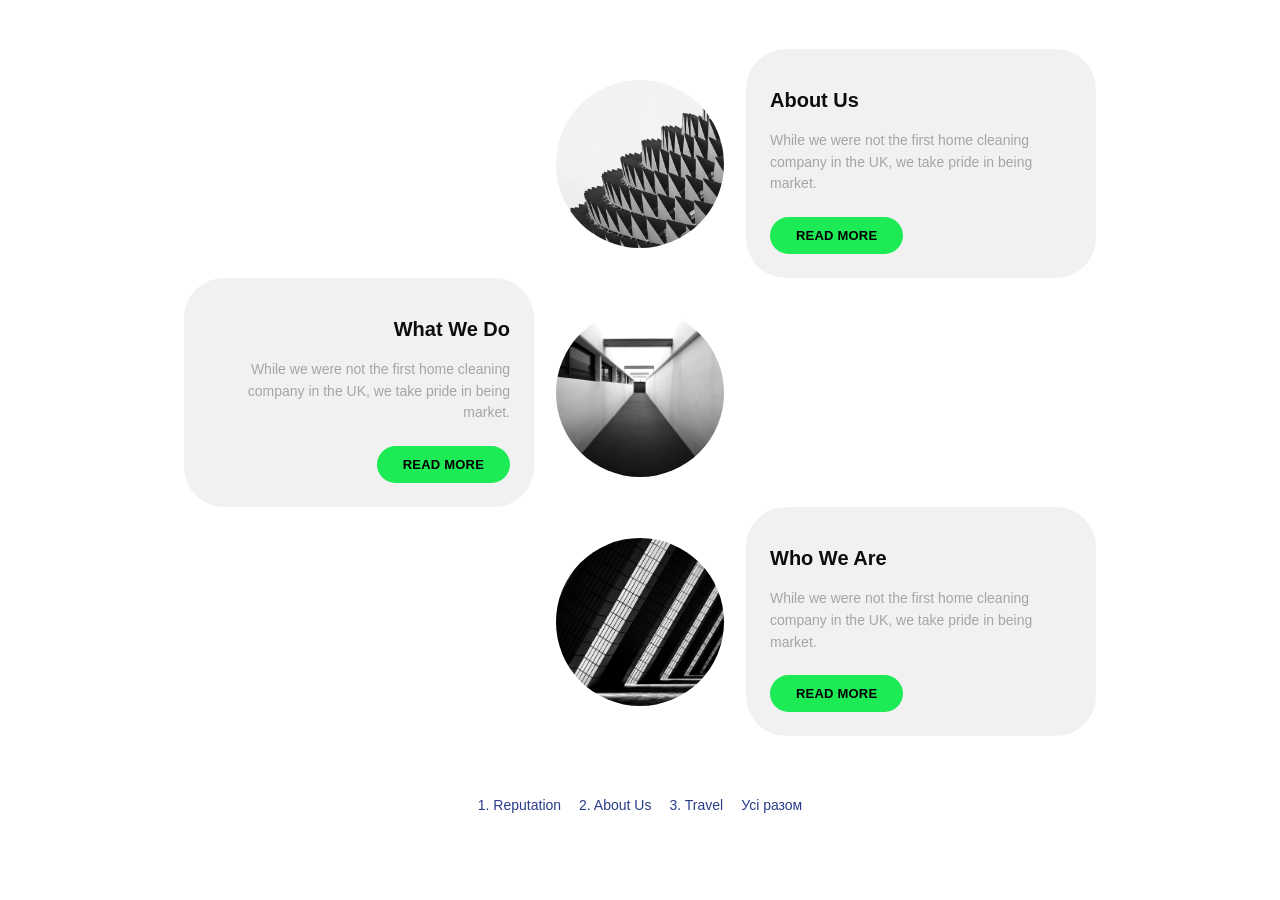
<file: Web_Practical_4/about.html>
<!DOCTYPE html>
<html lang="en">
<head><title>About Us | Web Practical 4</title><meta charset="UTF-8"><meta name="viewport" content="width=device-width, initial-scale=1.0"><meta name="description" content="Практична робота з вебпрограмування: верстка трьох макетів за референсами."><link rel="stylesheet" href="style.css"><script src="script.js" defer></script></head>
<body class="about-page">
<main><section class="about-section" id="about">
<div class="about-inner">
    <div class="about-row about-row-right">
      <div class="about-empty" aria-hidden="true"></div>
      <img class="about-circle" src="images/pexels-photo-3914752.jpg" alt="Geometric modern architecture">
      <article class="about-card">
        <h2>About Us</h2>
        <p>While we were not the first home cleaning company in the UK, we take pride in being market.</p>
        <button class="read-more" type="button" aria-expanded="false" data-detail="about-more">READ MORE</button>
        <p class="hidden-description" id="about-more" hidden>Our team focuses on quality, reliability and attention to detail in every project.</p>
      </article>
    </div>
    <div class="about-row about-row-left">
      <article class="about-card">
        <h2>What We Do</h2>
        <p>While we were not the first home cleaning company in the UK, we take pride in being market.</p>
        <button class="read-more" type="button" aria-expanded="false" data-detail="services-more">READ MORE</button>
        <p class="hidden-description" id="services-more" hidden>We work with our clients to deliver simple, dependable solutions.</p>
      </article>
      <img class="about-circle" src="images/pexels-mohamed-abdelsadig-3196486.jpg" alt="Minimalist corridor between buildings">
      <div class="about-empty" aria-hidden="true"></div>
    </div>
    <div class="about-row about-row-right">
      <div class="about-empty" aria-hidden="true"></div>
      <img class="about-circle" src="images/pexels-harry-shum-12694483.jpg" alt="Black and white geometry of a building">
      <article class="about-card">
        <h2>Who We Are</h2>
        <p>While we were not the first home cleaning company in the UK, we take pride in being market.</p>
        <button class="read-more" type="button" aria-expanded="false" data-detail="team-more">READ MORE</button>
        <p class="hidden-description" id="team-more" hidden>We are a team that values trust, clear communication and great service.</p>
      </article>
    </div>
</div>
</section></main>
<nav class="other-pages" aria-label="Інші макети практичної"><a href="index.html">1. Reputation</a><a href="about.html">2. About Us</a><a href="travel.html">3. Travel</a><a href="all.html">Усі разом</a></nav>
</body></html>
</file>
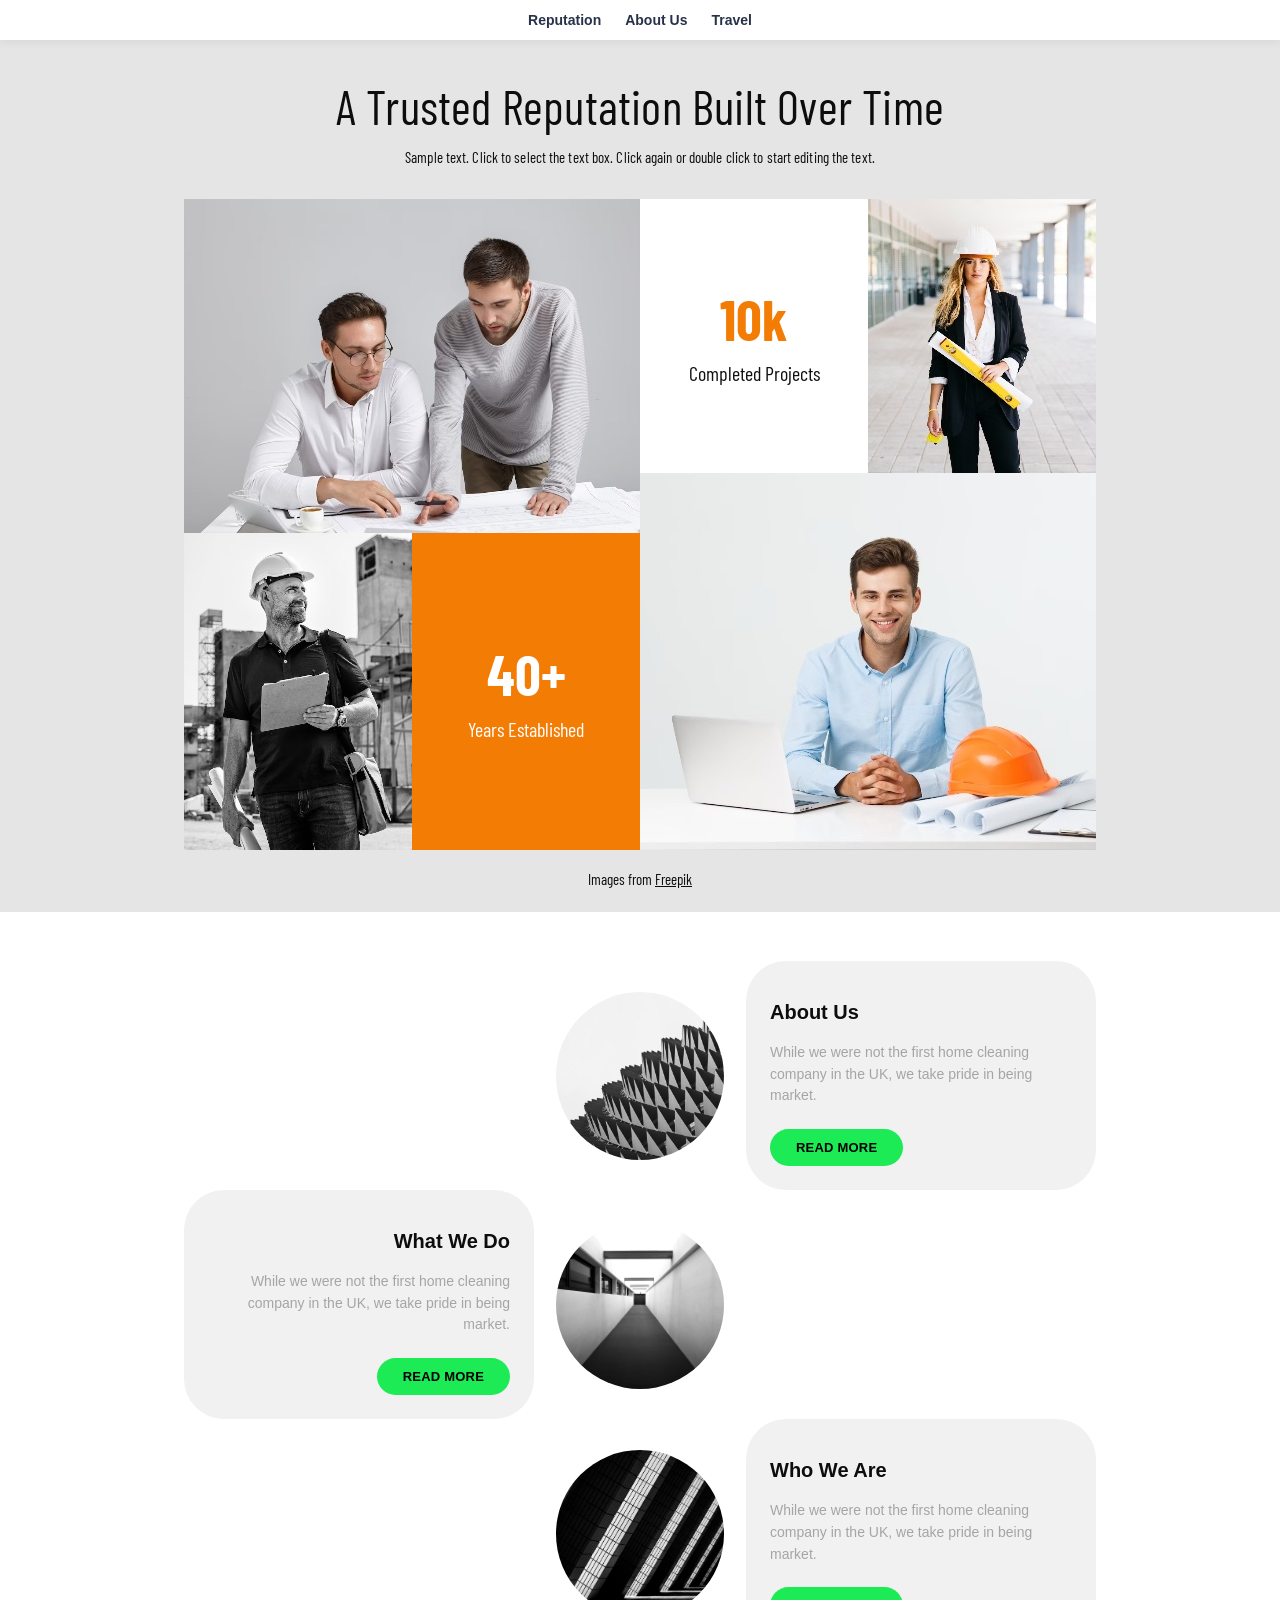
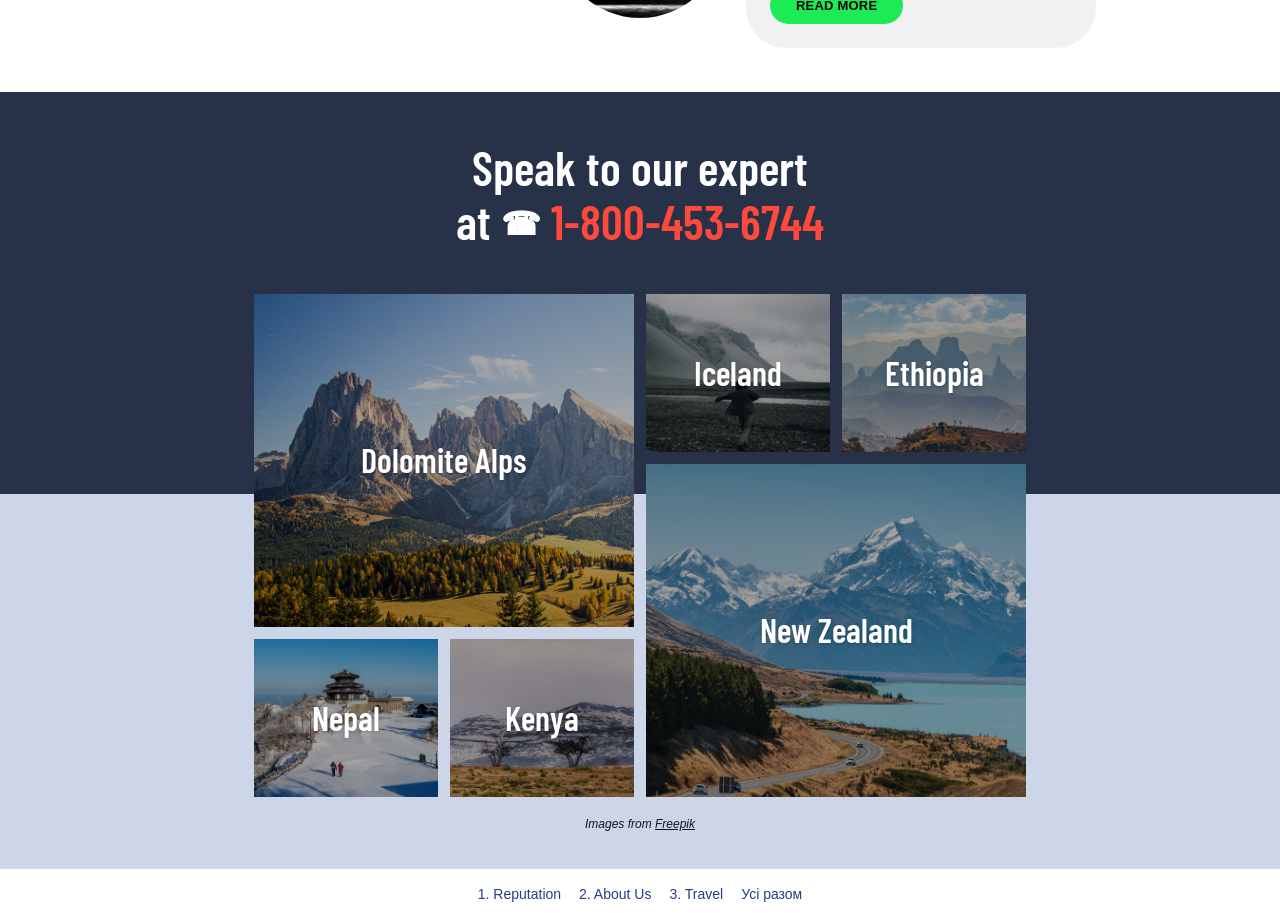
<file: Web_Practical_4/all.html>
<!DOCTYPE html><html lang="en"><head><title>Web Practical 4 | Three Layouts</title><meta charset="UTF-8"><meta name="viewport" content="width=device-width, initial-scale=1.0"><meta name="description" content="Практична робота з вебпрограмування: верстка трьох макетів за референсами."><link rel="stylesheet" href="style.css"><script src="script.js" defer></script></head><body class="all-page"><nav class="all-navigation"><a href="#reputation">Reputation</a><a href="#about">About Us</a><a href="#travel">Travel</a></nav><main><section class="reputation" id="reputation">
  <div class="rep-inner">
    <h1>A Trusted Reputation Built Over Time</h1>
    <p class="rep-subtitle">Sample text. Click to select the text box. Click again or double click to start editing the text.</p>
    <div class="rep-grid" aria-label="Company achievements gallery">
      <img class="rep-image rep-team" src="images/team-planning.jpg" alt="Architects discussing plans">
      <div class="rep-number rep-projects"><strong>10k</strong><span>Completed Projects</span></div>
      <img class="rep-image rep-engineer" src="images/female-engineer.jpg" alt="Engineer holding building plans">
      <img class="rep-image rep-site" src="images/site-manager.jpg" alt="Construction manager on site">
      <div class="rep-number rep-years"><strong>40+</strong><span>Years Established</span></div>
      <img class="rep-image rep-manager" src="images/project-manager.jpg" alt="Project manager with hard hat and laptop">
    </div>
    <p class="image-credit">Images from <a href="https://www.freepik.com/" target="_blank" rel="noopener noreferrer">Freepik</a></p>
  </div>
</section><section class="about-section" id="about">
<div class="about-inner">
    <div class="about-row about-row-right">
      <div class="about-empty" aria-hidden="true"></div>
      <img class="about-circle" src="images/pexels-photo-3914752.jpg" alt="Geometric modern architecture">
      <article class="about-card">
        <h2>About Us</h2>
        <p>While we were not the first home cleaning company in the UK, we take pride in being market.</p>
        <button class="read-more" type="button" aria-expanded="false" data-detail="about-more">READ MORE</button>
        <p class="hidden-description" id="about-more" hidden>Our team focuses on quality, reliability and attention to detail in every project.</p>
      </article>
    </div>
    <div class="about-row about-row-left">
      <article class="about-card">
        <h2>What We Do</h2>
        <p>While we were not the first home cleaning company in the UK, we take pride in being market.</p>
        <button class="read-more" type="button" aria-expanded="false" data-detail="services-more">READ MORE</button>
        <p class="hidden-description" id="services-more" hidden>We work with our clients to deliver simple, dependable solutions.</p>
      </article>
      <img class="about-circle" src="images/pexels-mohamed-abdelsadig-3196486.jpg" alt="Minimalist corridor between buildings">
      <div class="about-empty" aria-hidden="true"></div>
    </div>
    <div class="about-row about-row-right">
      <div class="about-empty" aria-hidden="true"></div>
      <img class="about-circle" src="images/pexels-harry-shum-12694483.jpg" alt="Black and white geometry of a building">
      <article class="about-card">
        <h2>Who We Are</h2>
        <p>While we were not the first home cleaning company in the UK, we take pride in being market.</p>
        <button class="read-more" type="button" aria-expanded="false" data-detail="team-more">READ MORE</button>
        <p class="hidden-description" id="team-more" hidden>We are a team that values trust, clear communication and great service.</p>
      </article>
    </div>
</div>
</section><section class="travel-section" id="travel">
  <div class="travel-inner">
    <h1>Speak to our expert<br>at <span class="phone-symbol">☎</span> <a href="tel:18004536744" class="phone-number">1-800-453-6744</a></h1>
    <div class="travel-grid" aria-label="Travel destinations">
      <button class="destination dolomites" data-place="Dolomite Alps" type="button" style="--bg:url('images/bnbn.jpg')"><span>Dolomite Alps</span></button>
      <button class="destination iceland" data-place="Iceland" type="button" style="--bg:url('images/jkkjjk.jpg')"><span>Iceland</span></button>
      <button class="destination ethiopia" data-place="Ethiopia" type="button" style="--bg:url('images/rtrt.jpg')"><span>Ethiopia</span></button>
      <button class="destination nepal" data-place="Nepal" type="button" style="--bg:url('images/tt.jpg')"><span>Nepal</span></button>
      <button class="destination kenya" data-place="Kenya" type="button" style="--bg:url('images/jhjhjh.jpg')"><span>Kenya</span></button>
      <button class="destination zealand" data-place="New Zealand" type="button" style="--bg:url('images/nbn.jpg')"><span>New Zealand</span></button>
    </div>
    <p class="travel-credit">Images from <a href="https://www.freepik.com/" target="_blank" rel="noopener noreferrer">Freepik</a></p>
  </div>
</section></main><nav class="other-pages" aria-label="Інші макети практичної"><a href="index.html">1. Reputation</a><a href="about.html">2. About Us</a><a href="travel.html">3. Travel</a><a href="all.html">Усі разом</a></nav></body></html>
</file>
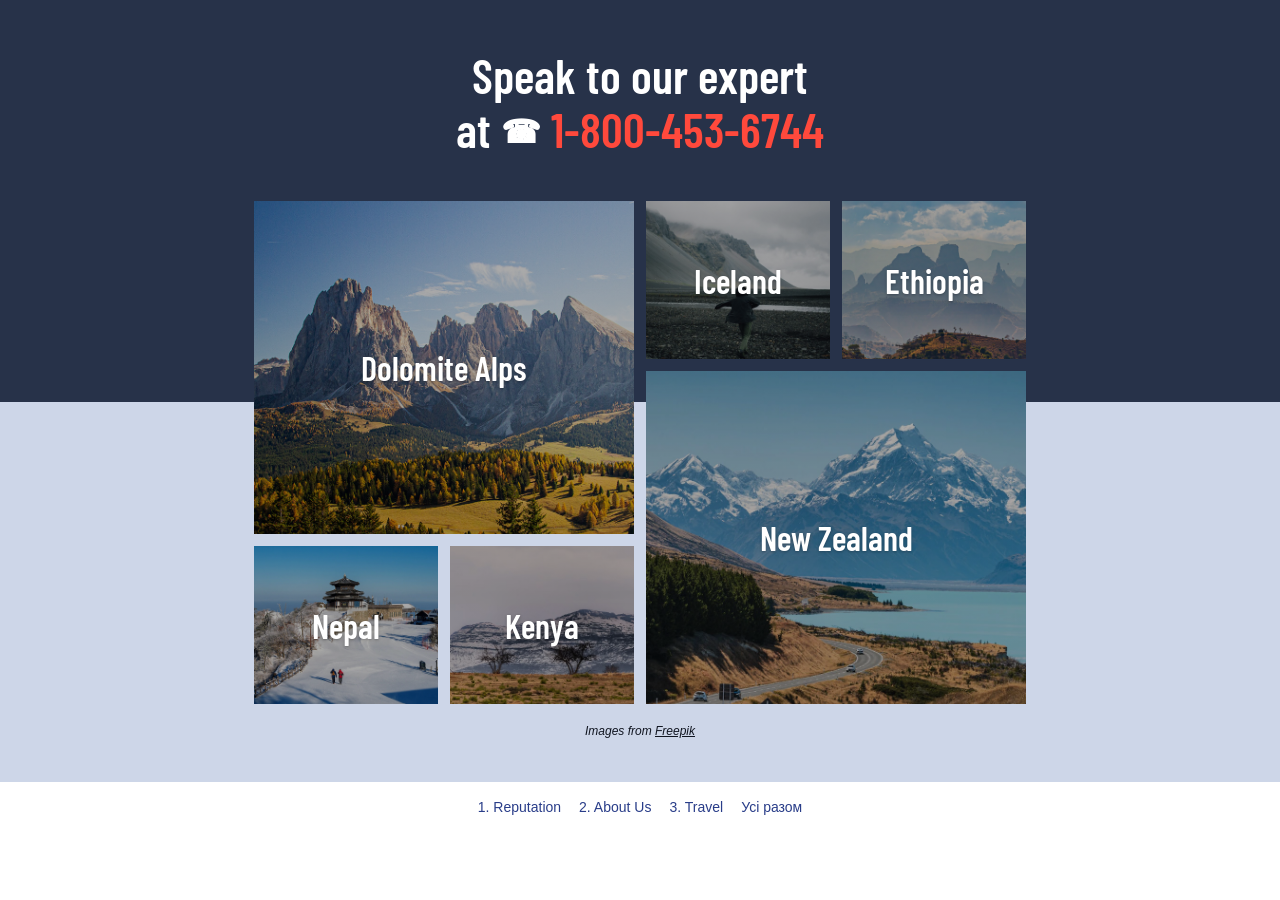
<file: Web_Practical_4/travel.html>
<!DOCTYPE html>
<html lang="en">
<head><title>Travel Destinations | Web Practical 4</title><meta charset="UTF-8"><meta name="viewport" content="width=device-width, initial-scale=1.0"><meta name="description" content="Практична робота з вебпрограмування: верстка трьох макетів за референсами."><link rel="stylesheet" href="style.css"><script src="script.js" defer></script></head>
<body class="travel-page">
<main><section class="travel-section" id="travel">
  <div class="travel-inner">
    <h1>Speak to our expert<br>at <span class="phone-symbol">☎</span> <a href="tel:18004536744" class="phone-number">1-800-453-6744</a></h1>
    <div class="travel-grid" aria-label="Travel destinations">
      <button class="destination dolomites" data-place="Dolomite Alps" type="button" style="--bg:url('images/bnbn.jpg')"><span>Dolomite Alps</span></button>
      <button class="destination iceland" data-place="Iceland" type="button" style="--bg:url('images/jkkjjk.jpg')"><span>Iceland</span></button>
      <button class="destination ethiopia" data-place="Ethiopia" type="button" style="--bg:url('images/rtrt.jpg')"><span>Ethiopia</span></button>
      <button class="destination nepal" data-place="Nepal" type="button" style="--bg:url('images/tt.jpg')"><span>Nepal</span></button>
      <button class="destination kenya" data-place="Kenya" type="button" style="--bg:url('images/jhjhjh.jpg')"><span>Kenya</span></button>
      <button class="destination zealand" data-place="New Zealand" type="button" style="--bg:url('images/nbn.jpg')"><span>New Zealand</span></button>
    </div>
    <p class="travel-credit">Images from <a href="https://www.freepik.com/" target="_blank" rel="noopener noreferrer">Freepik</a></p>
  </div>
</section></main>
<nav class="other-pages" aria-label="Інші макети практичної"><a href="index.html">1. Reputation</a><a href="about.html">2. About Us</a><a href="travel.html">3. Travel</a><a href="all.html">Усі разом</a></nav>
</body></html>
</file>
<file: WEB_Practical_1/css/style.css>
/* Практична робота №1: картки маркетингових послуг. */
:root {
  --dark: #191a20;
  --green: #b9ff66;
  --light: #f3f3f3;
  --ink: #151515;
}

* { box-sizing: border-box; }
html { scroll-behavior: smooth; }
body { margin: 0; background: #000; color: var(--ink); font-family: Arial, Helvetica, sans-serif; }
button { font: inherit; }
.visually-hidden { position: absolute; width: 1px; height: 1px; padding: 0; margin: -1px; overflow: hidden; clip: rect(0, 0, 0, 0); white-space: nowrap; border: 0; }
.services { max-width: 1744px; margin: 0 auto; }
.services-grid { display: grid; grid-template-columns: repeat(2, minmax(0, 1fr)); column-gap: 56px; row-gap: 52px; }
.service-card { position: relative; aspect-ratio: 1.93; min-height: 360px; border-radius: 67px; overflow: hidden; padding: clamp(30px, 3.4vw, 70px); isolation: isolate; }
.card--light { background: var(--light); }
.card--green { background: var(--green); }
.card--dark { background: var(--dark); color: #fff; }
.card-title { position: relative; z-index: 1; margin: 0; font-size: clamp(24px, 2.25vw, 46px); line-height: 1.18; letter-spacing: -1.5px; font-weight: 500; }
.highlight { padding: 1px 9px 3px; border-radius: 10px; -webkit-box-decoration-break: clone; box-decoration-break: clone; color: #000; }
.highlight--green { background: var(--green); }
.highlight--white { background: #fff; }
.card-illustration { position: absolute; z-index: 0; right: 6.5%; top: 17%; width: 37%; height: 63%; object-fit: contain; }
.learn-more { position: absolute; z-index: 2; bottom: 13%; left: clamp(30px, 3.4vw, 70px); display: inline-flex; align-items: center; gap: 20px; padding: 0; border: none; background: transparent; cursor: pointer; color: inherit; font-size: clamp(17px, 1.4vw, 27px); white-space: nowrap; }
.round-arrow { display: grid; place-items: center; width: 60px; height: 60px; flex: 0 0 60px; border-radius: 50%; background: var(--dark); color: var(--green); font-size: 47px; font-weight: 400; line-height: 1; padding-bottom: 5px; transition: transform .2s ease; }
.card--dark .round-arrow { background: #fff; color: #111; }
.learn-more:hover .round-arrow { transform: rotate(45deg); }
.learn-more:focus-visible, .page-footer a:focus-visible, .dialog-close:focus-visible { outline: 3px solid #60a5fa; outline-offset: 6px; }
.page-footer { max-width: 1744px; margin: 12px auto 0; padding: 24px 10px 32px; color: #d5d5d5; text-align: center; font-size: 15px; }
.page-footer a { color: var(--green); text-underline-offset: 4px; }
.service-dialog { max-width: min(520px, calc(100vw - 36px)); padding: 0; border: 0; border-radius: 20px; color: var(--ink); background: var(--light); box-shadow: 0 24px 80px #0008; }
.service-dialog::backdrop { background: #000b; }
.dialog-content { position: relative; padding: 36px; }
.dialog-content h2 { margin: 0 34px 16px 0; font-size: 27px; }
.dialog-content p { margin: 0; font-size: 18px; line-height: 1.55; }
.dialog-close { position: absolute; right: 14px; top: 8px; border: 0; background: transparent; color: var(--ink); font-size: 36px; cursor: pointer; }
@media (max-width: 1850px) { .services { margin: 0 5.2%; } }
@media (max-width: 1050px) {
  .services-grid { column-gap: 22px; row-gap: 24px; }
  .service-card { min-height: 280px; border-radius: 38px; }
  .card-title { font-size: clamp(23px, 2.6vw, 30px); }
  .round-arrow { width: 44px; height: 44px; flex-basis: 44px; font-size: 35px; }
}
@media (max-width: 720px) {
  .services { margin: 18px; }
  .services-grid { grid-template-columns: minmax(0, 1fr); gap: 22px; }
  .service-card { aspect-ratio: 1.55; min-height: 250px; padding: 32px; border-radius: 38px; }
  .card-title { font-size: clamp(25px, 5vw, 38px); letter-spacing: -.7px; }
  .card-illustration { width: 39%; right: 5%; top: 20%; }
  .learn-more { left: 32px; bottom: 12%; font-size: 20px; gap: 13px; }
}
@media (max-width: 420px) {
  .services { margin: 10px; }
  .service-card { aspect-ratio: 1.40; min-height: 245px; padding: 22px; border-radius: 28px; }
  .card-title { font-size: 24px; }
  .highlight { padding: 1px 6px 2px; border-radius: 6px; }
  .card-illustration { width: 42%; top: 25%; }
  .learn-more { left: 22px; font-size: 17px; bottom: 10%; }
  .round-arrow { width: 37px; height: 37px; flex-basis: 37px; font-size: 29px; }
}
</file>
<file: Web_Practical_3/style.css>
/* Practical work #3. Responsive education landing page. */
:root{--blue:#4351df;--yellow:#ffb900;--ink:#202020;--white:#fff;--muted:#707070;--content:980px}
*{box-sizing:border-box}
html{scroll-behavior:smooth}
body{margin:0;font-family:Arial,Helvetica,sans-serif;color:var(--ink);background:#fff;line-height:1.45}
a{color:inherit}
a:focus-visible,button:focus-visible,input:focus-visible,textarea:focus-visible{outline:3px solid var(--yellow);outline-offset:3px}
button,input,textarea{font:inherit}
.wrapper{width:min(var(--content),calc(100% - 48px));margin-inline:auto}
.blue-area{background:var(--blue);color:#fff}
h1,h2,h3,p{margin-top:0}
.section-heading{text-align:center}
.section-heading h2{font-size:31px;line-height:1.2;margin-bottom:13px;letter-spacing:.1px}
.section-heading p{font-size:13px;line-height:1.6;margin-bottom:0}
.image-credit{font-size:10px;opacity:.75}
/* Main screen */
.hero{min-height:710px;position:relative;display:flex;align-items:center;justify-content:flex-end;padding:35px 0 80px}
.hero-picture{position:absolute;left:0;top:68px;width:515px;height:515px;border-radius:50%;overflow:hidden;background:#ddd}
.hero-photo{width:100%;height:100%;object-fit:cover;object-position:center top}
.hero-right{position:relative;z-index:2;width:620px;margin-left:auto;align-self:center;padding-top:40px}
.hero h1{display:table;font-size:45px;font-weight:800;line-height:1.12;background:var(--blue);padding:18px 20px 19px;margin:0 0 10px -5px;white-space:nowrap;border-radius:7px;letter-spacing:-1.3px}
.subject-grid{display:grid;grid-template-columns:repeat(3,1fr);gap:14px;max-width:600px}
.subject-card{border:0;background:white;border-radius:11px;min-height:155px;color:var(--blue);display:flex;flex-direction:column;gap:13px;align-items:center;justify-content:center;font-size:16px;font-weight:700;box-shadow:0 7px 10px #242e9a24;cursor:pointer;transition:transform .2s,box-shadow .2s}
.subject-card:hover,.subject-card.is-selected{transform:translateY(-4px);box-shadow:0 12px 24px #17185a40}
.subject-icon{display:grid;place-items:center;width:72px;height:72px;background:var(--yellow);border-radius:50%}
.subject-icon img{width:39px;height:39px;object-fit:contain;opacity:.55;filter:invert(22%) sepia(55%) saturate(2600%) hue-rotate(216deg) brightness(86%) contrast(92%)}
.subject-feedback{position:absolute;top:100%;margin:7px 0 0;font-size:12px;color:white;min-height:18px}
.hero-credit{position:absolute;right:0;bottom:55px}
/* Partner cards */
.partners{padding:25px 0 90px}
.partners .section-heading{margin-bottom:48px}
.partner-grid{display:grid;grid-template-columns:repeat(3,1fr);gap:18px}
.partner-card{background:#fff;color:#222;border-radius:10px;text-align:center;padding:13px 13px 22px;box-shadow:0 8px 12px #22286144}
.partner-card img{width:100%;height:252px;object-fit:cover;border-radius:6px;display:block;margin-bottom:16px}
.partner-card h3{font-size:18px;margin:0 0 8px;font-weight:700}
.partner-card p{font-size:12px;line-height:1.5;color:#555;max-width:240px;min-height:55px;margin:0 auto 14px}
.partner-card a{font-size:11px;letter-spacing:.1px;text-decoration:underline;text-underline-offset:2px}
.partner-card a:hover{color:var(--blue)}
.partners-credit{text-align:center;margin:33px 0 0}
/* Programs with the yellow bar */
.programs{position:relative;isolation:isolate;padding:0 0 40px}
.programs::before{content:"";position:absolute;inset:220px 0 120px;background:var(--yellow);z-index:-1}
.programs .section-heading{padding-bottom:45px}
.programs .section-heading h2{font-size:31px}
.program-grid{display:grid;grid-template-columns:repeat(3,1fr);gap:20px}
.program-card{min-height:205px;background:#fff;color:#777;padding:24px 21px 17px;border-radius:13px;box-shadow:0 8px 14px #25275831;position:relative}
.program-card h3{font-size:16px;color:var(--blue);font-weight:700;margin-bottom:13px}
.program-card p{font-size:13px;line-height:1.65;margin:0 0 28px}
.program-card a{position:absolute;right:19px;bottom:11px;font-size:30px;line-height:1;color:var(--blue);font-weight:700;text-decoration:none;transition:transform .15s}
.program-card a:hover{transform:translateX(4px)}
/* Statistics */
.statistics{display:grid;grid-template-columns:1fr 1fr;gap:65px;align-items:center;padding:115px 0 130px}
.stat-grid{display:grid;grid-template-columns:1fr 1fr;gap:55px 35px;text-align:center}
.stat strong{font-size:54px;line-height:1;display:block;letter-spacing:-1.5px}
.stat span{font-size:12px;display:block;margin-top:15px}
.statistics-copy h2{font-weight:400;line-height:1.32;font-size:29px;margin:0 0 16px}
.statistics-copy p{font-size:12px;line-height:1.7;margin-bottom:25px}
.yellow-button{display:inline-flex;align-items:center;justify-content:center;min-width:190px;padding:12px 30px;min-height:40px;border-radius:24px;background:var(--yellow);color:var(--blue);font-size:11px;font-weight:700;text-decoration:none;letter-spacing:1.2px;transition:filter .15s,transform .15s}
.yellow-button:hover{filter:brightness(1.06);transform:translateY(-2px)}
/* Mission with overlapping card */
.mission{background:linear-gradient(to bottom,var(--blue) 0 58%,#fff 58% 100%);min-height:665px}
.mission-wrap{height:645px;position:relative}
.mission-photo-wrap{width:535px;height:535px;position:absolute;top:0;right:5px;border-radius:50%;overflow:hidden}
.mission-photo-wrap img{width:100%;height:100%;object-fit:cover;object-position:50% 44%}
.mission-card{position:absolute;left:0;top:265px;width:390px;padding:30px 30px 35px;border-radius:11px 11px 0 0;background:#fff;min-height:337px;z-index:2}
.mission-card h2{font-size:33px;line-height:1.15;margin-bottom:19px;color:#171717}
.mission-card p{font-size:14px;line-height:1.72;color:#5c5c5c}
.mission-card .mission-credit{font-size:10px;color:#777;margin:20px 0 18px}
/* Team list */
.team{padding:95px 0 100px;max-width:830px}
.team-entry{display:grid;grid-template-columns:1fr 150px 1fr;align-items:center;gap:38px;min-height:165px}
.team-entry img{width:150px;height:150px;object-fit:cover;border-radius:50%;border:5px solid var(--yellow)}
.team-copy h3{font-size:13px;color:var(--blue);margin:0 0 9px;font-weight:700}
.team-copy p{font-size:12px;color:#777;line-height:1.55;margin:0}
.team-entry-left .team-copy{text-align:right}
.team-entry-right .team-copy{text-align:left}
.social-mark{color:var(--blue);display:grid;place-items:center}
.social-mark svg{width:39px;height:39px}
/* Quote */
.testimonial{background:var(--blue);color:#fff;padding:38px 0 55px}
.testimonial-wrap{display:flex;flex-direction:column;align-items:center;position:relative;text-align:center}
.quote-icon{font-size:85px;font-weight:900;line-height:.75;color:var(--yellow);margin-bottom:21px}
.testimonial-wrap>img{z-index:1;width:170px;height:170px;object-fit:cover;border-radius:50%;border:0;margin-bottom:-78px}
.quote-box{background:#fff;color:var(--blue);border-radius:10px;padding:115px 45px 49px;width:min(100%,800px)}
.quote-box h2{font-size:23px;line-height:1.25;margin:0;font-weight:700}
.quote-author{font-size:12px;font-weight:700;margin:32px 0 8px}
.testimonial .image-credit{margin:0}
/* Contact */
.contact{padding:45px 0 45px}
.contact-top{display:grid;grid-template-columns:1fr 1fr;gap:50px;align-items:start}
.contact-photo{display:block;width:100%;height:390px;object-fit:cover;object-position:50% 28%}
.contact-form-wrap h2{font-size:30px;line-height:1.2;margin:4px 0 20px}
#contact-form{display:flex;flex-direction:column}
#contact-form>label:not(.terms-check){font-size:12px;line-height:1.3;color:#444;margin-bottom:3px}
#contact-form input:not([type=checkbox]),#contact-form textarea{width:100%;border:0;border-bottom:1px solid #d7d7d7;color:#333;padding:7px 4px 9px;border-radius:0;background:#fff;font-size:13px;margin-bottom:15px}
#contact-form textarea{min-height:94px;resize:vertical}
#contact-form input::placeholder{color:#b0b0b0}
.terms-check{display:flex;gap:7px;align-items:flex-start;font-size:11px;color:#777;margin:0 0 9px;cursor:pointer}
.terms-check input{margin:2px 0 0;accent-color:var(--blue)}
.terms-check a{color:var(--blue);text-decoration:none}
.terms-check a:hover{text-decoration:underline}
.submit-btn{border:0;border-radius:8px;background:var(--blue);color:#fff;padding:12px 20px;font-size:12px;letter-spacing:1px;font-weight:700;cursor:pointer}
.submit-btn:hover{filter:brightness(1.07)}
.form-message{margin:9px 0 0;font-size:12px;color:#17854e;min-height:17px}
.contact-info{display:grid;grid-template-columns:repeat(3,1fr);gap:15px;margin-top:25px}
.contact-info article{background:var(--blue);color:#fff;border-radius:10px;padding:19px 20px;min-height:112px}
.contact-info h3{font-size:14px;line-height:1.3;margin:0 0 13px;font-weight:700}
.contact-info p{font-size:12px;line-height:1.6;margin:0}
.contact-credit{text-align:center;margin:23px 0 0;color:#555}
.footer{min-height:120px;display:flex;flex-direction:column;align-items:center;justify-content:center;gap:17px;background:#333;color:#eee;text-align:center;padding:28px 22px}
.footer p{max-width:370px;font-size:10px;line-height:1.5;margin:0}
.footer .footer-small{color:#adadad;font-size:9px;text-decoration:underline;text-underline-offset:2px}
@media(max-width:900px){
 :root{--content:760px}
 .hero{min-height:660px}
 .hero-picture{width:440px;height:440px;top:70px}
 .hero-right{width:520px}
 .hero h1{font-size:38px}
 .subject-card{min-height:132px}
 .subject-icon{height:61px;width:61px}
 .partner-card img{height:210px}
 .mission-photo-wrap{width:475px;height:475px}
 .mission-card{width:355px;top:240px}
 .mission,.mission-wrap{min-height:590px;height:590px}
}
@media(max-width:640px){
 .wrapper{width:min(100% - 32px,430px)}
 .section-heading h2{font-size:25px}
 .section-heading p{font-size:12px}
 .desktop-only{display:none}
 .hero{display:block;min-height:730px;padding:24px 0 55px}
 .hero-picture{top:25px;left:50%;transform:translateX(-50%);width:min(87vw,360px);height:min(87vw,360px)}
 .hero-right{padding-top:235px;width:100%;margin:0}
 .hero h1{font-size:clamp(25px,7.1vw,35px);padding:13px 8px;margin:0 auto 15px;white-space:normal;text-align:center;letter-spacing:-.6px}
 .subject-grid{gap:9px;width:min(100%,400px);margin-inline:auto}
 .subject-card{min-height:103px;gap:7px;font-size:12px;border-radius:8px}
 .subject-icon{width:49px;height:49px}
 .subject-icon img{width:29px;height:29px}
 .subject-feedback{position:static;text-align:center;margin:9px 0 0}
 .hero-credit{bottom:19px;right:5px;font-size:9px}
 .partners{padding:45px 0 70px}
 .partners .section-heading{margin-bottom:27px}
 .partner-grid{grid-template-columns:1fr;gap:18px;max-width:340px;margin-inline:auto}
 .partner-card{padding:11px 11px 19px}
 .partner-card img{height:245px}
 .partner-card h3{font-size:17px}
 .partner-card p{min-height:0}
 .partners-credit{margin-top:25px}
 .programs{padding-bottom:20px}
 .programs::before{inset:165px 0 120px}
 .programs .section-heading{padding-bottom:30px}
 .programs .section-heading h2{font-size:24px}
 .program-grid{grid-template-columns:repeat(2,1fr);gap:11px}
 .program-card{padding:15px 12px 28px;min-height:187px;border-radius:10px}
 .program-card h3{font-size:12px;margin-bottom:9px}
 .program-card p{font-size:11px;line-height:1.45;margin-bottom:15px}
 .program-card a{font-size:23px;right:12px;bottom:9px}
 .statistics{grid-template-columns:1fr;gap:48px;padding:90px 0 100px}
 .stat-grid{gap:33px 15px}
 .stat strong{font-size:43px}
 .statistics-copy{text-align:center}
 .statistics-copy h2{font-size:24px}
 .mission{background:linear-gradient(to bottom,var(--blue) 0 51%,#fff 51% 100%);min-height:630px}
 .mission-wrap{height:610px;min-height:610px}
 .mission-photo-wrap{left:50%;right:auto;top:10px;transform:translateX(-50%);width:min(90vw,370px);height:min(90vw,370px)}
 .mission-card{top:300px;left:0;width:min(88%,340px);min-height:auto;padding:24px 22px 25px;border-radius:9px}
 .mission-card h2{font-size:29px}
 .mission-card p{font-size:13px}
 .team{padding:30px 0 65px}
 .team-entry{grid-template-columns:1fr 112px;gap:15px;min-height:170px}
 .team-entry img{width:112px;height:112px}
 .team-entry-left .team-copy{text-align:left}
 .team-entry-right{grid-template-columns:112px 1fr}
 .team-entry .social-mark{display:none}
 .team-copy p{font-size:11px}
 .testimonial{padding:40px 0 55px}
 .testimonial-wrap>img{width:136px;height:136px;margin-bottom:-65px}
 .quote-box{padding:90px 20px 30px}
 .quote-box h2{font-size:17px}
 .contact{padding:45px 0}
 .contact-top{grid-template-columns:1fr;gap:27px}
 .contact-photo{height:330px;max-width:370px;margin-inline:auto}
 .contact-form-wrap h2{font-size:28px}
 .contact-info{grid-template-columns:1fr;gap:10px}
 .contact-info article{min-height:90px;padding:16px 18px}
}
@media (prefers-reduced-motion:reduce){html{scroll-behavior:auto}*,*::before,*::after{transition:none!important}}
</file>
<file: Web_Practical_4/style.css>
@import url('https://fonts.googleapis.com/css2?family=Barlow+Condensed:wght@400;500;600;700&family=Roboto:wght@400;500;700&display=swap');
:root{--orange:#f37c05;--travel-navy:#273249;--travel-lilac:#cdd6e8;--about-green:#1deb56}
*{box-sizing:border-box}html{scroll-behavior:smooth}body{margin:0;color:#0d0d0d;font-family:Arial,'Roboto',sans-serif}img{display:block;max-width:100%}button{font:inherit}a:focus-visible,button:focus-visible{outline:3px solid #347af9;outline-offset:3px}
/* Reference 1: company statistics */
.reputation{background:#e5e5e5;min-height:875px;padding:37px 18px 24px}.rep-inner{max-width:912px;margin:auto;text-align:center}.reputation h1{font-family:'Barlow Condensed','Liberation Sans Narrow','Arial Narrow','Nimbus Sans Narrow',Arial,sans-serif;font-size:48px;font-weight:400;letter-spacing:.2px;margin:0 0 13px}.rep-subtitle{font-family:'Barlow Condensed','Liberation Sans Narrow','Arial Narrow','Nimbus Sans Narrow',Arial,sans-serif;font-size:15px;letter-spacing:.1px;margin:0 0 33px}.rep-grid{width:100%;height:651px;display:grid;grid-template-columns:repeat(4,minmax(0,1fr));grid-template-rows:274px 60px 317px;overflow:hidden}.rep-image{width:100%;height:100%;object-fit:cover}.rep-team{grid-area:1/1/3/3}.rep-projects{grid-area:1/3/2/4;background:#fff;color:var(--orange)}.rep-engineer{grid-area:1/4/2/5}.rep-site{grid-area:3/1/4/2;filter:grayscale(1)}.rep-years{grid-area:3/2/4/3;background:var(--orange);color:#fff}.rep-manager{grid-area:2/3/4/5}.rep-number{display:flex;flex-direction:column;align-items:center;justify-content:center;gap:12px;font-family:'Barlow Condensed','Liberation Sans Narrow','Arial Narrow','Nimbus Sans Narrow',Arial,sans-serif}.rep-number strong{font-size:57px;line-height:1.1;font-weight:700}.rep-number span{color:#111;font-size:20px}.rep-years span{color:#fff}.image-credit{font-family:'Barlow Condensed','Liberation Sans Narrow','Arial Narrow','Nimbus Sans Narrow',Arial,sans-serif;font-size:15px;margin:20px 0 0}.image-credit a{color:inherit;text-decoration:underline}
/* Reference 3: alternating about blocks */
.about-section{background:#fff;padding:49px 18px 44px}.about-inner{width:min(100%,912px);margin:0 auto}.about-row{display:grid;grid-template-columns:minmax(0,350px) 168px minmax(0,350px);column-gap:22px;min-height:225px;align-items:center}.about-card{min-height:225px;padding:40px 24px 24px;border-radius:40px;background:#f1f1f1;display:flex;flex-direction:column;justify-content:center;align-items:flex-start}.about-card h2{font:700 20px Arial,sans-serif;margin:0 0 18px}.about-card p{font-size:14px;line-height:1.55;color:#a5a5a5;margin:0 0 22px;max-width:290px}.about-circle{height:168px;width:168px;object-fit:cover;border-radius:50%}.about-card .read-more{background:var(--about-green);border:0;border-radius:20px;color:black;font-weight:700;font-size:13px;letter-spacing:.2px;cursor:pointer;padding:11px 26px;min-height:37px}.about-card .read-more:hover{background:#0bcd44}.about-card .hidden-description{color:#555;font-size:13px;margin:15px 0 0}.about-row-left .about-card{align-items:flex-end;text-align:right}.about-empty{min-width:0}
/* Reference 2: travel cards */
.travel-section{background:linear-gradient(to bottom,var(--travel-navy) 0 402px,var(--travel-lilac) 402px 100%);min-height:782px;padding:48px 18px 38px}.travel-inner{max-width:772px;margin:0 auto}.travel-section h1{font-family:'Barlow Condensed','Liberation Sans Narrow','Arial Narrow','Nimbus Sans Narrow',Arial,sans-serif;font-size:48px;line-height:1.13;font-weight:600;color:#fff;text-align:center;margin:0 0 45px}.phone-symbol{font-family:Arial,sans-serif;font-size:32px;color:#fff;vertical-align:5px}.phone-number{color:#ff493c;text-decoration:none}.phone-number:hover{text-decoration:underline}.travel-grid{display:grid;grid-template-columns:repeat(4,minmax(0,1fr));grid-template-rows:158px 163px 158px;gap:12px}.destination{background:linear-gradient(#0005,#0005),var(--bg) center/cover no-repeat;border:0;color:#fff;display:flex;align-items:center;justify-content:center;text-align:center;padding:10px;min-width:0;cursor:pointer;transition:filter .2s,transform .2s;overflow:hidden}.destination span{font-family:'Barlow Condensed','Liberation Sans Narrow','Arial Narrow','Nimbus Sans Narrow',Arial,sans-serif;font-size:34px;line-height:1.1;font-weight:600;text-shadow:0 1px 3px #0004}.destination:hover{filter:brightness(1.16)}.dolomites{grid-area:1/1/3/3}.iceland{grid-area:1/3/2/4}.ethiopia{grid-area:1/4/2/5}.nepal{grid-area:3/1/4/2}.kenya{grid-area:3/2/4/3}.zealand{grid-area:2/3/4/5}.travel-credit{text-align:center;margin:20px 0 0;font-style:italic;font-size:12px;color:#101520}.travel-credit a{color:inherit;text-decoration:underline}
/* Navigation lives below the examples, so it does not obscure reference layouts. */
.other-pages{padding:17px 12px;background:#fff;display:flex;justify-content:center;gap:18px;flex-wrap:wrap;font:14px Arial,sans-serif}.other-pages a{color:#293d89;text-decoration:none}.other-pages a:hover{text-decoration:underline}.all-navigation{position:sticky;top:0;z-index:10;display:flex;align-items:center;justify-content:center;gap:24px;padding:12px 16px;background:#fff;box-shadow:0 2px 9px #0001}.all-navigation a{color:#273249;text-decoration:none;font-size:14px;font-weight:700}.all-page .reputation,.all-page .travel-section{min-height:unset}
@media(max-width:760px){.reputation{min-height:unset;padding:30px 12px}.reputation h1{font-size:clamp(32px,7vw,46px)}.rep-subtitle{font-size:14px;margin-bottom:25px}.rep-grid{height:auto;grid-template-columns:repeat(2,minmax(0,1fr));grid-template-rows:200px 160px 160px 210px;gap:0}.rep-team{grid-area:1/1/2/3}.rep-projects{grid-area:2/1/3/2}.rep-engineer{grid-area:2/2/3/3}.rep-site{grid-area:3/1/4/2}.rep-years{grid-area:3/2/4/3}.rep-manager{grid-area:4/1/5/3}.rep-number strong{font-size:40px}.rep-number span{font-size:17px}.about-section{padding:32px 15px}.about-row{grid-template-columns:100px minmax(0,1fr);gap:14px;margin-bottom:22px;min-height:0}.about-row .about-empty{display:none}.about-row-right .about-circle{grid-column:1;grid-row:1}.about-row-right .about-card{grid-column:2;grid-row:1}.about-row-left .about-card{grid-column:1/-1;grid-row:1}.about-row-left .about-circle{grid-column:1/-1;grid-row:2;justify-self:center}.about-circle{width:100px;height:100px}.about-card{min-height:160px;padding:20px;border-radius:27px}.about-card h2{font-size:18px;margin-bottom:10px}.about-card p{font-size:12px;margin-bottom:14px}.about-card .read-more{font-size:11px;padding:8px 16px}.travel-section{min-height:unset;padding:36px 12px 30px;background:linear-gradient(to bottom,var(--travel-navy) 0 55%,var(--travel-lilac) 55% 100%)}.travel-section h1{font-size:clamp(29px,6vw,45px);margin-bottom:30px}.phone-symbol{font-size:24px;vertical-align:2px}.travel-grid{grid-template-columns:repeat(2,minmax(0,1fr));grid-template-rows:repeat(4,155px);gap:10px}.dolomites{grid-area:1/1/3/2}.iceland{grid-area:1/2/2/3}.ethiopia{grid-area:2/2/3/3}.nepal{grid-area:3/1/4/2}.kenya{grid-area:4/1/5/2}.zealand{grid-area:3/2/5/3}.destination span{font-size:clamp(23px,5vw,33px)}}
@media(max-width:380px){.about-row{grid-template-columns:75px 1fr;gap:10px}.about-circle{width:75px;height:75px}.about-card{padding:14px}.about-card h2{font-size:16px}.about-card p{font-size:11px}}
</file>
<file: Web_Practical_5/style.css>
/* Organic Breads practical — custom HTML/CSS recreation of the reference */
:root { --black:#191919; --gray:#f1f1f1; --light-gray:#eaeaea; --content:890px; }
* { box-sizing:border-box; }
html { scroll-behavior:smooth; }
body { margin:0; font-family:Arial,Helvetica,sans-serif; font-size:15px; color:var(--black); }
img { max-width:100%; display:block; }
a { color:inherit; }
button { font:inherit; cursor:pointer; }
a:focus-visible,button:focus-visible { outline:3px solid #a66b2c; outline-offset:3px; }
.content-wrap { max-width:var(--content); margin:0 auto; padding:0 20px; }
.section { padding:57px 0 70px; }
.section-title { text-align:center; margin:0 0 35px; font-size:36px; font-weight:750; line-height:1.1; letter-spacing:-.8px; }
.header { background:#fff; position:relative; z-index:20; }
.header-inner { max-width:890px; padding:0 20px; margin:auto; height:55px; display:flex; align-items:center; justify-content:space-between; }
.brand { text-decoration:none; color:#aaa; font-size:17px; font-weight:400; }
.menu-toggle { background:none; border:0; padding:8px 2px; width:25px; display:grid; gap:4px; }
.menu-toggle span { height:2px; width:17px; background:#292929; display:block; }
.navigation { display:none; position:absolute; width:min(260px,90vw); right:max(24px,calc((100vw - 890px)/2)); top:52px; background:#fff; padding:12px; border-radius:4px; box-shadow:0 10px 25px #0003; }
.navigation.open { display:flex; flex-direction:column; }
.navigation a { text-decoration:none; padding:12px 14px; font-weight:600; }
.navigation a:hover { background:#eee; }
.hero { position:relative; height:560px; overflow:hidden; background:#ebebeb; isolation:isolate; }
.hero-inner { position:relative; height:100%; max-width:1100px; margin:0 auto; }
.hero-decoration { position:absolute; pointer-events:none; user-select:none; }
.hero-decoration-left { width:42%; height:100%; left:0; bottom:0; object-fit:cover; object-position:left center; mix-blend-mode:multiply; }
.hero-decoration-right { width:23%; height:58%; right:0; top:0; object-fit:cover; object-position:right top; mix-blend-mode:multiply; }
.hero-content { position:absolute; left:43%; width:54%; top:17%; z-index:1; }
.hero-eyebrow { text-transform:uppercase; letter-spacing:7px; font-size:17px; margin:0 0 12px; }
.hero h1 { text-transform:uppercase; font-size:clamp(52px,6vw,80px); letter-spacing:-2.2px; line-height:.91; margin:0; font-weight:900; color:#111; }
.photo-credit { font-size:9px; text-transform:uppercase; margin:8px 0 0; }
.photo-credit a { text-decoration:none; }
.hero-contact { display:grid; grid-template-columns:repeat(3,1fr); gap:24px; margin-top:75px; font-size:12px; line-height:1.6; max-width:620px; }
.hero-contact h2 { text-transform:uppercase; font-size:14px; margin:0 0 15px; letter-spacing:.3px; }
.hero-contact p { margin:0 0 12px; }
.hero-contact a { text-underline-offset:3px; font-weight:700; }
.features { background:#fff; }
.features-grid { display:grid; grid-template-columns:repeat(3,1fr); column-gap:34px; row-gap:48px; }
.feature { display:flex; align-items:flex-start; gap:14px; }
.feature-icon { width:42px; flex:none; line-height:1.1; text-align:center; font-size:34px; filter:saturate(.9); }
.feature h3 { font-size:14px; margin:2px 0 12px; }
.feature p { font-size:12px; line-height:1.6; margin:0; }
.fresh { display:grid; grid-template-columns:47% 53%; min-height:430px; background:#030303; color:#fff; }
.fresh-image { background:url('images/featured-bread.jpg') center center/cover no-repeat; }
.fresh-copy { padding:50px 8% 50px 8%; display:flex; align-items:center; }
.fresh-copy > div { max-width:430px; }
.fresh h2 { font-size:37px; line-height:1.1; margin:0 0 22px; letter-spacing:-.6px; }
.fresh p { font-size:13px; line-height:1.8; }
.small-credit { font-size:12px; }
.outline-button,.light-button { text-transform:uppercase; display:inline-flex; align-items:center; justify-content:center; text-decoration:none; font-weight:700; border:1px solid currentColor; border-radius:50px; letter-spacing:2px; font-size:11px; padding:14px 29px; margin-top:16px; transition:background .2s,color .2s; }
.outline-button:hover { background:#fff; color:#111; }
.products { background:#f2f2f2; }
.products-grid { display:grid; grid-template-columns:repeat(4,1fr); gap:18px; }
.product-card { background:#fff; border-radius:15px; box-shadow:0 5px 16px #0002; padding:12px 12px 20px; text-align:center; min-height:264px; display:flex; flex-direction:column; align-items:center; }
.product-card img { width:100%; height:140px; object-fit:cover; border-radius:8px; }
.product-card h3 { font-size:14px; margin:14px 0 12px; text-transform:uppercase; letter-spacing:1.5px; line-height:1.25; }
.product-card p { margin:0; font-size:12px; line-height:1.55; flex:1; max-width:195px; }
.product-more { margin-top:16px; background:none; border:0; font-size:12px; text-decoration:underline; text-underline-offset:3px; padding:5px 10px; }
.product-more:hover { color:#a76a32; }
.center-credit { text-align:center; font-size:12px; margin:29px 0 0; }
.quality { background:#fff; }
.quality-panel { height:395px; background:#f1f1f1; }
.quality-collage { height:100%; display:grid; grid-template-columns:1fr 1fr; grid-template-rows:140px 265px; position:relative; column-gap:30px; }
.quality-collage h2 { grid-column:1; grid-row:1; font-size:37px; line-height:1.08; margin:0; padding:10px 0 0 75px; letter-spacing:-1px; }
.quality-photo { position:absolute; right:70px; top:0; width:310px; height:405px; object-fit:cover; object-position:center; }
.baker-photo { position:absolute; left:75px; top:220px; width:290px; height:340px; object-fit:cover; }
.quality-details { padding:210px 95px 62px; }
.quality-details h3 { font-size:21px; margin:0 0 24px; }
.quality-details p { font-size:13px; line-height:1.8; }
.light-button { margin-top:10px; }
.light-button:hover { background:#111;color:#fff; }
.sweets { color:#fff; min-height:440px; padding:55px 0 48px; background:linear-gradient(0deg,#0007,#0009),url('images/sweet-background.jpg') center center/cover no-repeat; }
.sweets .section-title { margin-bottom:54px; }
.sweets-grid { display:grid; grid-template-columns:repeat(3,1fr); gap:20px; }
.sweets-card { color:#161616; background:#fff; border-radius:12px; padding:23px 22px; min-height:211px; box-shadow:0 6px 18px #0002; }
.sweets-card h3 { margin:0 0 17px; font-size:17px; }
.sweets-card ul { list-style:none; padding:0; margin:0; }
.sweets-card li { font-size:14px; line-height:1.9; }
.sweets-card li:before { content:'— '; }
.sweets-credit { text-align:center; font-size:11px; margin-top:32px; }
.footer { background:#222; color:#eee; font-size:11px; text-align:center; padding:24px 15px; display:flex; justify-content:center; align-items:center; flex-wrap:wrap; gap:12px 28px; }
.footer p { margin:0; }
.product-dialog { max-width:min(90vw,460px); padding:35px; border:0; border-radius:15px; box-shadow:0 16px 55px #0004; }
.product-dialog::backdrop { background:#0008; }
.product-dialog h2 { text-transform:uppercase; margin:0 0 12px; }
.product-dialog p { line-height:1.6; }
.dialog-close { position:absolute; right:16px; top:8px; border:0; background:none; font-size:30px; }
.dialog-contact { display:inline-block; margin-top:14px; background:#151515; color:#fff; padding:12px 18px; text-decoration:none; border-radius:30px; }
@media (max-width:800px){
  .hero { height:480px; }.hero-decoration-left {width:43%;}.hero-decoration-right{width:23%;height:42%;}
  .hero-content{left:43%;top:14%;width:55%;}.hero-eyebrow{font-size:12px;letter-spacing:4px;}.hero h1{font-size:clamp(40px,7.5vw,58px);}
  .hero-contact{gap:10px;margin-top:52px;font-size:10px;}.hero-contact h2{font-size:11px;margin-bottom:8px;}
  .section-title{font-size:30px;}.features-grid{gap:28px 14px;}.feature{gap:8px;}.feature-icon{font-size:26px;width:32px;}.feature h3{font-size:12px;margin-bottom:8px;}.feature p{font-size:11px;}
  .fresh{min-height:350px;}.fresh h2{font-size:30px;}.products-grid{gap:12px;}.product-card{padding:10px 10px 15px;min-height:240px;}.product-card img{height:106px;}.product-card h3{font-size:12px;}.product-card p{font-size:11px;}
  .quality-photo{right:30px;width:35%;}.baker-photo{left:30px;width:35%;}.quality-collage h2{padding-left:30px;font-size:33px;}.quality-details{padding-left:50px;padding-right:50px;}
}
@media (max-width:540px){
  .header-inner{height:55px;}.hero{height:auto;min-height:600px;}.hero-decoration-left{width:58%;height:290px;top:0;left:-18%;object-position:center;opacity:.85;}.hero-decoration-right{width:37%;height:190px;top:0;right:-10%;}
  .hero-content{position:relative;left:auto;top:auto;padding:235px 22px 32px;width:100%;}.hero-eyebrow{font-size:13px;}.hero h1{font-size:55px;}.hero-contact{margin-top:33px;grid-template-columns:repeat(3,minmax(0,1fr));gap:8px;}.hero-contact p{font-size:10px;}
  .features-grid{grid-template-columns:repeat(2,1fr);row-gap:28px;}.feature{flex-direction:column;}.feature-icon{width:auto;}.section{padding:48px 0;}.section-title{font-size:29px;}
  .fresh{grid-template-columns:1fr;}.fresh-image{height:230px;}.fresh-copy{padding:35px 25px;}.fresh h2{font-size:30px;}
  .products-grid{grid-template-columns:repeat(2,1fr);}.product-card img{height:125px;}.product-card{min-height:280px;}
  .quality-panel{height:470px;}.quality-collage h2{padding:0;position:absolute;left:20px;top:15px;font-size:29px;z-index:2;}.quality-photo{right:20px;top:0;width:47%;height:320px;}.baker-photo{left:20px;top:230px;width:48%;height:310px;}.quality-details{padding:100px 25px 45px;}.quality-details h3{font-size:19px;}
  .sweets-grid{grid-template-columns:1fr;max-width:420px;margin:0 auto;gap:12px;}.sweets .section-title{margin-bottom:25px;}.sweets-card{min-height:auto;}.sweets{padding:45px 0;}
}
@media (prefers-reduced-motion:reduce){html{scroll-behavior:auto;}}
</file>
<file: Web_Practical_6/style.css>
/* Practical work 6. Main layout from the supplied desktop and narrow-screen references. */
:root {
  --white: #fff;
  --gold: #bb8050;
  --ink: #131010;
}
* { box-sizing: border-box; }
html { scroll-behavior: smooth; }
body { margin: 0; background: var(--ink); color: var(--white); }
button, input, textarea { font: inherit; }
button { cursor: pointer; }
button:focus-visible, a:focus-visible, input:focus-visible, textarea:focus-visible {
  outline: 2px solid #deb884;
  outline-offset: 5px;
}

/* The actual background photo is separate from all HTML text and controls. */
.hero {
  isolation: isolate;
  position: relative;
  min-height: 760px;
  height: 100svh;
  overflow: hidden;
  background: #161414 url("assets/hero-background.webp") center center / cover no-repeat;
}
.hero::before {
  content: "";
  z-index: -1;
  position: absolute;
  inset: 0;
  background: linear-gradient(180deg, rgba(0,0,0,.14) 0%, rgba(0,0,0,.02) 40%, rgba(0,0,0,.08) 100%);
  pointer-events: none;
}

.header {
  position: absolute;
  z-index: 3;
  top: 32px;
  left: 4%;
  right: 4%;
  display: flex;
  align-items: center;
  justify-content: space-between;
  min-height: 54px;
}
.desktop-nav { display: flex; gap: clamp(24px, 3.75vw, 50px); align-items: center; }
.nav-link, .start-button, .mobile-nav button {
  border: 0;
  background: transparent;
  color: var(--white);
  font-family: Arial, Helvetica, sans-serif;
  font-weight: 800;
  text-transform: uppercase;
  letter-spacing: .16em;
  white-space: nowrap;
}
.nav-link { padding: 11px 0; font-size: 14px; transition: opacity .2s; }
.nav-link:hover { opacity: .68; }
.brand-mark {
  position: absolute;
  left: 50%;
  top: 0;
  transform: translateX(-50%);
  width: 49px;
  height: 49px;
  border: 1px solid rgba(218,168,110,.65);
  border-radius: 50%;
  background: radial-gradient(circle at 30% 27%, #bd895b, #6e4226 88%);
  display: grid;
  place-items: center;
  text-decoration: none;
  box-shadow: 0 0 0 2px rgba(0,0,0,.2) inset;
}
.brand-mark img { width: 21px; height: 38px; object-fit: contain; filter: brightness(0) saturate(100%) opacity(.66); }
.start-button {
  border: 2px solid white;
  padding: 18px 30px;
  min-height: 56px;
  font-size: 13px;
  letter-spacing: .2em;
  transition: color .2s, background .2s;
}
.start-button:hover { background: white; color: #171717; }
.compact-nav, .mobile-menu-toggle, .mobile-nav { display: none; }

.hero-title {
  position: absolute;
  top: 10.7%;
  left: 2.5%;
  width: 95%;
  margin: 0;
  text-align: center;
  white-space: nowrap;
  font-family: "Times New Roman", Georgia, serif;
  font-weight: 700;
  font-size: clamp(104px, 13.66vw, 180px);
  line-height: 1.12;
  letter-spacing: -.052em;
  transform: scaleY(1.28);
  transform-origin: top center;
  text-shadow: 0 2px 2px rgba(0,0,0,.04);
}
.hero-tagline {
  position: absolute;
  top: 39.35%;
  left: 4%;
  width: 92%;
  margin: 0;
  color: white;
  text-align: center;
  font: 700 clamp(12px, 1.23vw, 17px)/1.55 "Times New Roman", Georgia, serif;
  letter-spacing: .24em;
  text-transform: uppercase;
}
.hero-tagline span { display: inline-block; margin: 0 .3em; font-size: .9em; }
.hero-description {
  position: absolute;
  left: 6.2%;
  bottom: 8.6%;
  margin: 0;
  width: min(305px, 30vw);
  font: 400 clamp(22px, 2.15vw, 30px)/1.31 Georgia, "Times New Roman", serif;
  text-shadow: 0 1px 3px rgba(0,0,0,.4);
}
.hero-emblems {
  position: absolute;
  right: 5.2%;
  bottom: 7.5%;
  width: clamp(160px, 16.25vw, 220px);
  height: auto;
  object-fit: contain;
}
.round-arrow {
  position: absolute;
  left: 50%;
  bottom: 6.7%;
  width: 152px;
  height: 152px;
  padding: 0;
  background: transparent;
  border: 0;
  color: white;
  transform: translateX(-50%);
  transition: transform .2s ease;
}
.round-arrow:hover { transform: translateX(-50%) translateY(6px); }
.round-arrow-text { width: 100%; height: 100%; fill: white; }
.round-arrow-text text { font-family: Arial, sans-serif; font-weight: 400; font-size: 14px; letter-spacing: 5px; }
.round-arrow-text .arrow-stroke { fill: none; stroke: white; stroke-width: 2.3; stroke-linecap: round; stroke-linejoin: round; }

/* Reference: Screenshot_1_less_than_1200px.png */
@media (max-width: 1199px) {
  .hero { min-height: 720px; }
  .header {
    top: 40px;
    left: 5%;
    right: 4%;
    justify-content: flex-end;
  }
  .desktop-nav, .brand-mark, .start-button, .hero-title, .round-arrow { display: none; }
  .compact-nav { display: flex; justify-content: center; gap: clamp(22px, 4vw, 50px); align-items: center; }
  .compact-nav .nav-link { font-size: 13px; }
  .hero-tagline {
    top: 14.7%;
    left: 4%;
    width: 92%;
    font-size: clamp(12px, 1.7vw, 17px);
    letter-spacing: .27em;
  }
  .hero-description {
    top: 20.2%;
    left: 14%;
    width: 72%;
    max-width: none;
    bottom: auto;
    font: 400 clamp(24px, 2.8vw, 30px)/1.35 Georgia, "Times New Roman", serif;
    text-align: center;
  }
  .hero-emblems {
    left: 50%;
    right: auto;
    bottom: 4.4%;
    transform: translateX(-50%);
    width: clamp(185px, 20vw, 220px);
  }
}
@media (max-width: 620px) {
  .hero { min-height: 640px; height: 100svh; background-position: center center; }
  .header { top: 16px; left: 22px; right: 22px; justify-content: flex-end; }
  .compact-nav { display: none; }
  .mobile-menu-toggle {
    display: flex;
    flex-direction: column;
    justify-content: center;
    gap: 5px;
    width: 44px;
    height: 44px;
    padding: 10px;
    background: rgba(0,0,0,.34);
    border: 1px solid rgba(255,255,255,.65);
  }
  .mobile-menu-toggle span { display: block; width: 100%; height: 2px; background: white; }
  .mobile-nav:not([hidden]) {
    position: absolute;
    z-index: 4;
    top: 54px;
    right: 0;
    display: flex;
    flex-direction: column;
    min-width: 215px;
    background: rgba(22,17,15,.96);
    padding: 12px;
    box-shadow: 0 6px 24px rgba(0,0,0,.5);
  }
  .mobile-nav button { padding: 13px 10px; font-size: 12px; text-align: left; }
  .hero-tagline { top: 12.6%; left: 8%; width: 84%; font-size: 11px; letter-spacing: .17em; line-height: 1.8; }
  .hero-description {
    top: 20.8%;
    left: 6%;
    width: 88%;
    font-size: clamp(17px, 5.15vw, 24px);
    line-height: 1.38;
  }
  .hero-emblems { bottom: 3.1%; width: 177px; }
}
@media (max-height: 770px) and (min-width: 1200px) {
  .hero { min-height: 690px; }
  .hero-title { top: 12.5%; }
  .hero-description { font-size: 23px; width: 300px; bottom: 6%; }
  .hero-emblems { bottom: 6%; }
  .round-arrow { bottom: 4%; }
}
@media (prefers-reduced-motion: reduce) { * { scroll-behavior: auto !important; transition: none !important; } }

/* Small interactive information window; hidden until a button is clicked. */
.info-dialog {
  color: #fff;
  background: #1c1714;
  width: min(520px, calc(100vw - 36px));
  padding: 28px 32px 34px;
  border: 1px solid #9a785a;
  box-shadow: 0 20px 80px rgba(0,0,0,.65);
}
.info-dialog::backdrop { background: rgba(0,0,0,.65); }
.dialog-top { display: flex; justify-content: space-between; align-items: center; }
.dialog-kicker { color: #d2a67f; letter-spacing: .21em; font: 700 11px Arial,sans-serif; text-transform: uppercase; }
.close-dialog { color: #fff; border: 0; background: transparent; font: 32px/1 Arial,sans-serif; }
.dialog-content h2 { margin: 22px 0 14px; font: 400 44px/1.1 Georgia,serif; }
.dialog-content p { color: #e6e0d9; font: 17px/1.55 Georgia,serif; }
.project-form { display: grid; gap: 14px; margin-top: 20px; }
.project-form label { display: grid; gap: 7px; color: #fff; font: 600 13px Arial,sans-serif; }
.project-form input, .project-form textarea { width: 100%; background: #2a2420; color: white; border: 1px solid #7f6553; border-radius: 0; padding: 11px; font: 15px Arial,sans-serif; }
.project-form textarea { min-height: 95px; resize: vertical; }
.project-form button { justify-self: start; padding: 13px 19px; border: 1px solid #fff; background: transparent; color: white; font: 700 12px Arial,sans-serif; letter-spacing: .12em; text-transform: uppercase; }
.form-message { margin: 0; color: #e7cdaa !important; font-size: 14px !important; }
</file>
<file: WEB_Practical_1/css/periodic.css>
/* Періодична таблиця: кожний елемент позиціонується у CSS Grid. */
:root {
  --alkali: #ffad08;
  --alkaline: #e9325d;
  --transition: #6839d0;
  --metalloid: #a4b829;
  --nonmetal: #7e898e;
  --halogen: #4695ed;
  --noble: #2359c5;
  --post: #649547;
  --lanthanide: #ef4e83;
  --actinide: #e75a09;
}
* { box-sizing: border-box; }
body { margin: 0; background: #fff; color: #232323; font-family: Arial, Helvetica, sans-serif; }
.visually-hidden { position: absolute; width: 1px; height: 1px; padding: 0; margin: -1px; overflow: hidden; clip: rect(0,0,0,0); white-space: nowrap; border: 0; }
.periodic-page { max-width: 1240px; margin: 0 auto; padding: 16px 10px 20px; }
.periodic-scroll { overflow-x: auto; padding-bottom: 4px; }
.periodic-grid { min-width: 750px; display: grid; grid-template-columns: repeat(18, minmax(0, 1fr)); gap: 4px; container-type: inline-size; }
.element, .series-label { aspect-ratio: 1 / 1; border-radius: 1px; color: #fff; position: relative; overflow: hidden; }
.element { display: flex; flex-direction: column; align-items: center; justify-content: center; transition: transform .15s ease, filter .15s ease; }
.element:hover { z-index: 2; transform: scale(1.12); filter: brightness(1.13); box-shadow: 0 3px 12px #0003; }
.atomic-number { position: absolute; top: 4%; left: 7%; font-size: clamp(7px, 1.1cqw, 12px); line-height: 1; }
.symbol { font-size: clamp(17px, 2.8cqw, 37px); font-weight: 400; line-height: 1.1; margin-top: 4px; }
.element-name { width: 100%; text-align: center; font-size: clamp(5.2px, .83cqw, 10px); line-height: 1.1; white-space: nowrap; overflow: hidden; text-overflow: clip; padding: 0 1px; }
.element--alkali { background: var(--alkali); }
.element--alkaline { background: var(--alkaline); }
.element--transition { background: var(--transition); }
.element--metalloid { background: var(--metalloid); }
.element--nonmetal { background: var(--nonmetal); }
.element--halogen { background: var(--halogen); }
.element--noble { background: var(--noble); }
.element--post { background: var(--post); }
.element--lanthanide { background: var(--lanthanide); }
.element--actinide { background: var(--actinide); }
.series-label { display: flex; align-items: center; justify-content: center; font-size: clamp(9px, 1.4cqw, 17px); }
.label--lanth { background: var(--lanthanide); }
.label--act { background: var(--actinide); }
.series-gap { grid-column: 1; grid-row: 8; height: 13px; }
.hint { text-align: center; margin: 20px 0 0; color: #666; font-size: 13px; }
.return { text-align: center; margin: 12px 0 0; }
.return a { color: #3e36ad; text-underline-offset: 4px; }
@media (max-width: 800px) { .periodic-page { padding: 10px; } }
</file>
